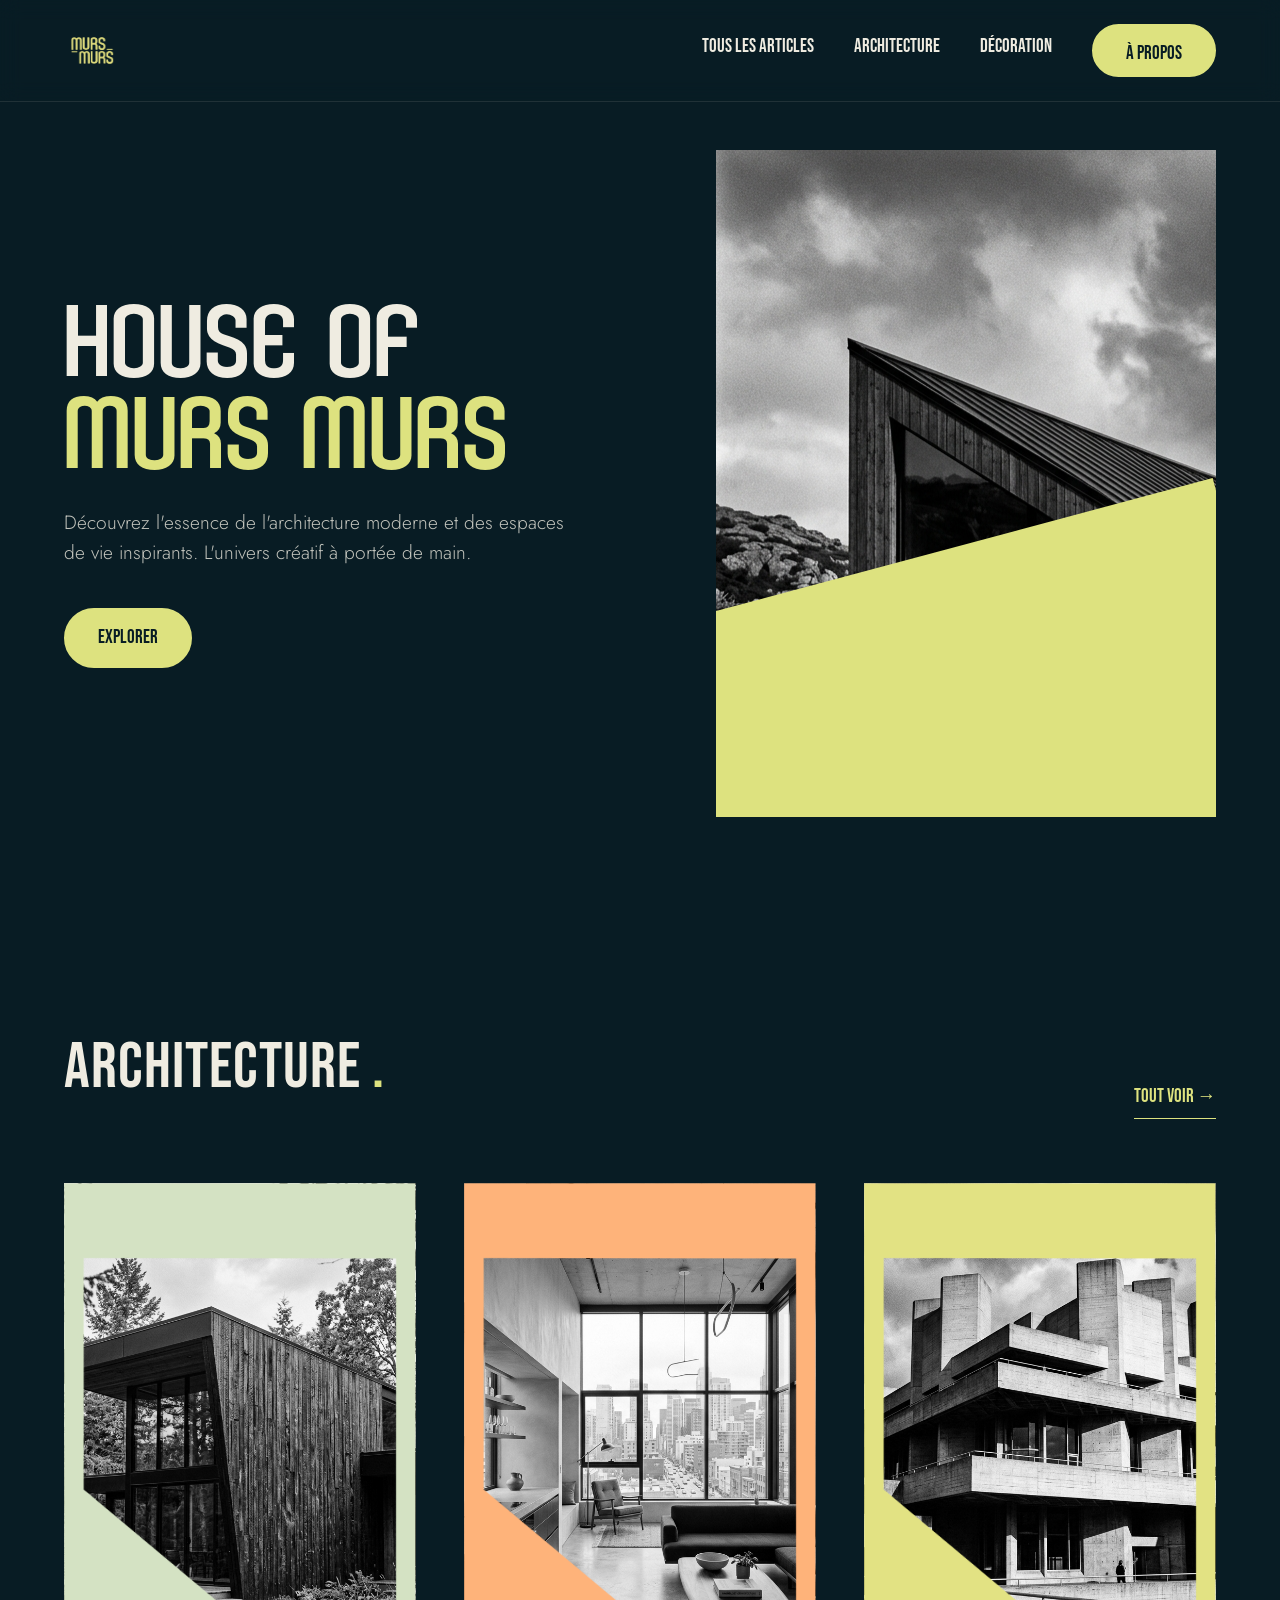
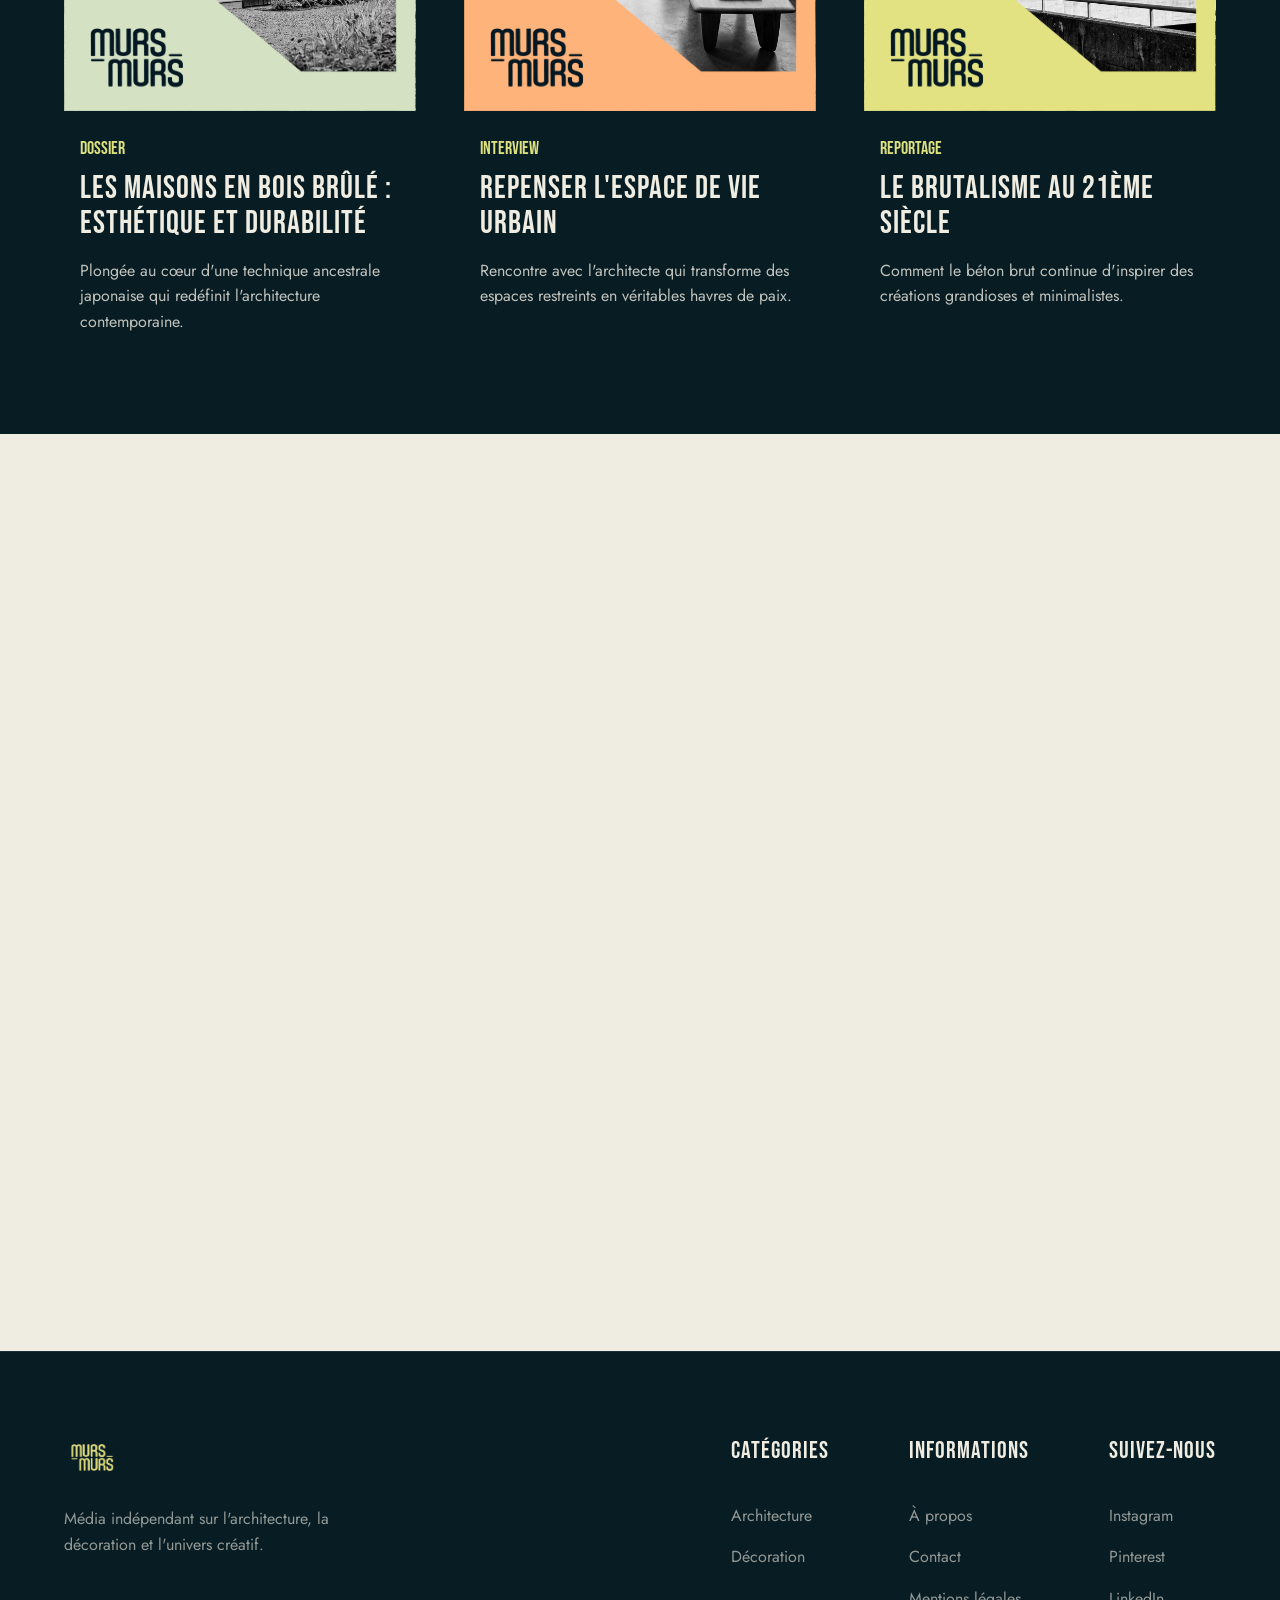
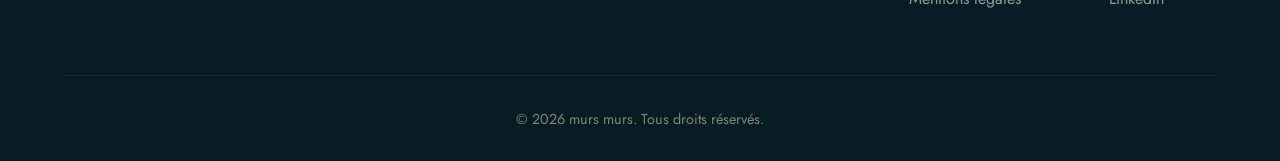
<file: index.html>
<!DOCTYPE html>
<html lang="fr">
<head>
    <meta charset="UTF-8">
    <meta name="viewport" content="width=device-width, initial-scale=1.0">
    <meta name="description" content="murs murs - Média sur l'architecture, la décoration et l'univers créatif.">
    <title>murs murs | Architecture & Décoration</title>
    
    <!-- Google Fonts as fallback -->
    <link rel="preconnect" href="https://fonts.googleapis.com">
    <link rel="preconnect" href="https://fonts.gstatic.com" crossorigin>
    <link href="https://fonts.googleapis.com/css2?family=Bebas+Neue&family=Jost:wght@300;400;500;600&display=swap" rel="stylesheet">
    
    <link rel="stylesheet" href="styles.css">
</head>
<body>

    <nav class="navbar">
        <div class="nav-container">
            <a href="#" class="logo">
                <!-- Using the provided logo file -->
                <img src="lolo copie.png" alt="murs murs logo" class="original-color">
            </a>
            
            <div class="nav-links">
                <a href="articles.html">Tous les articles</a>
                <a href="#architecture">Architecture</a>
                <a href="#decoration">Décoration</a>
                <a href="about.html" class="btn-primary">À propos</a>
            </div>

            <div class="burger-menu">
                <span></span>
                <span></span>
                <span></span>
            </div>
        </div>
    </nav>

    <main>
        <!-- Hero Section -->
        <section class="hero">
            <div class="hero-content">
                <h1>house of<br><span class="highlight-text">murs murs</span></h1>
                <p>Découvrez l'essence de l'architecture moderne et des espaces de vie inspirants. L'univers créatif à portée de main.</p>
                <a href="#architecture" class="btn-primary">Explorer</a>
            </div>
            <div class="hero-image-wrapper">
                <div class="hero-image placeholder-hero">
                    <!-- Diagonal color block effect implemented in CSS -->
                    <div class="color-block-diag"></div>
                </div>
            </div>
        </section>

        <!-- Articles Grid Section -->
        <section id="architecture" class="articles-section">
            <div class="section-header">
                <h2>Architecture <span class="dot">.</span></h2>
                <a href="articles.html" class="view-all">Tout voir →</a>
            </div>
            
            <div class="grid-container">
                <!-- Article 1 -->
                <a href="article.html" class="card card-mint" style="display: block;">
                    <div class="card-img-wrapper">
                        <div class="card-img placeholder-arch1"></div>
                        <div class="card-frame"></div>
                    </div>
                    <div class="card-content">
                        <span class="tag">Dossier</span>
                        <h3>Les maisons en bois brûlé : Esthétique et durabilité</h3>
                        <p>Plongée au cœur d'une technique ancestrale japonaise qui redéfinit l'architecture contemporaine.</p>
                    </div>
                </a>

                <!-- Article 2 -->
                <a href="article-urbain.html" class="card card-peach" style="display: block;">
                    <div class="card-img-wrapper">
                        <div class="card-img placeholder-arch2"></div>
                        <div class="card-frame"></div>
                    </div>
                    <div class="card-content">
                        <span class="tag">Interview</span>
                        <h3>Repenser l'espace de vie urbain</h3>
                        <p>Rencontre avec l'architecte qui transforme des espaces restreints en véritables havres de paix.</p>
                    </div>
                </a>
                
                <!-- Article 3 -->
                <a href="article-brutalisme.html" class="card card-primary" style="display: block;">
                    <div class="card-img-wrapper">
                        <div class="card-img placeholder-arch3"></div>
                        <div class="card-frame"></div>
                    </div>
                    <div class="card-content">
                        <span class="tag">Reportage</span>
                        <h3>Le brutalisme au 21ème siècle</h3>
                        <p>Comment le béton brut continue d'inspirer des créations grandioses et minimalistes.</p>
                    </div>
                </a>
            </div>
        </section>

        <section id="decoration" class="articles-section alternate-bg">
            <div class="section-header">
                <h2>Décoration <span class="dot">.</span></h2>
            </div>
            <div class="banner-highlight">
                <div class="banner-content">
                    <h3>Minimalisme chaleureux</h3>
                    <p>Découvrez comment allier lignes épurées et textures réconfortantes pour votre intérieur.</p>
                    <a href="#" class="btn-secondary">Lire l'article</a>
                </div>
                <div class="banner-image placeholder-deco"></div>
            </div>
        </section>
    </main>

    <footer>
        <div class="footer-content">
            <div class="footer-logo">
                <img src="lolo copie.png" alt="murs murs logo" class="footer-logo-img original-color">
                <p>Média indépendant sur l'architecture, la décoration et l'univers créatif.</p>
            </div>
            <div class="footer-links">
                <div class="link-col">
                    <h4>Catégories</h4>
                    <a href="#">Architecture</a>
                    <a href="#">Décoration</a>
                </div>
                <div class="link-col">
                    <h4>Informations</h4>
                    <a href="#">À propos</a>
                    <a href="#">Contact</a>
                    <a href="#">Mentions légales</a>
                </div>
                <div class="link-col">
                    <h4>Suivez-nous</h4>
                    <a href="#">Instagram</a>
                    <a href="#">Pinterest</a>
                    <a href="#">LinkedIn</a>
                </div>
            </div>
        </div>
        <div class="footer-bottom">
            <p>&copy; 2026 murs murs. Tous droits réservés.</p>
        </div>
    </footer>

    <script src="script.js"></script>
</body>
</html>
</file>
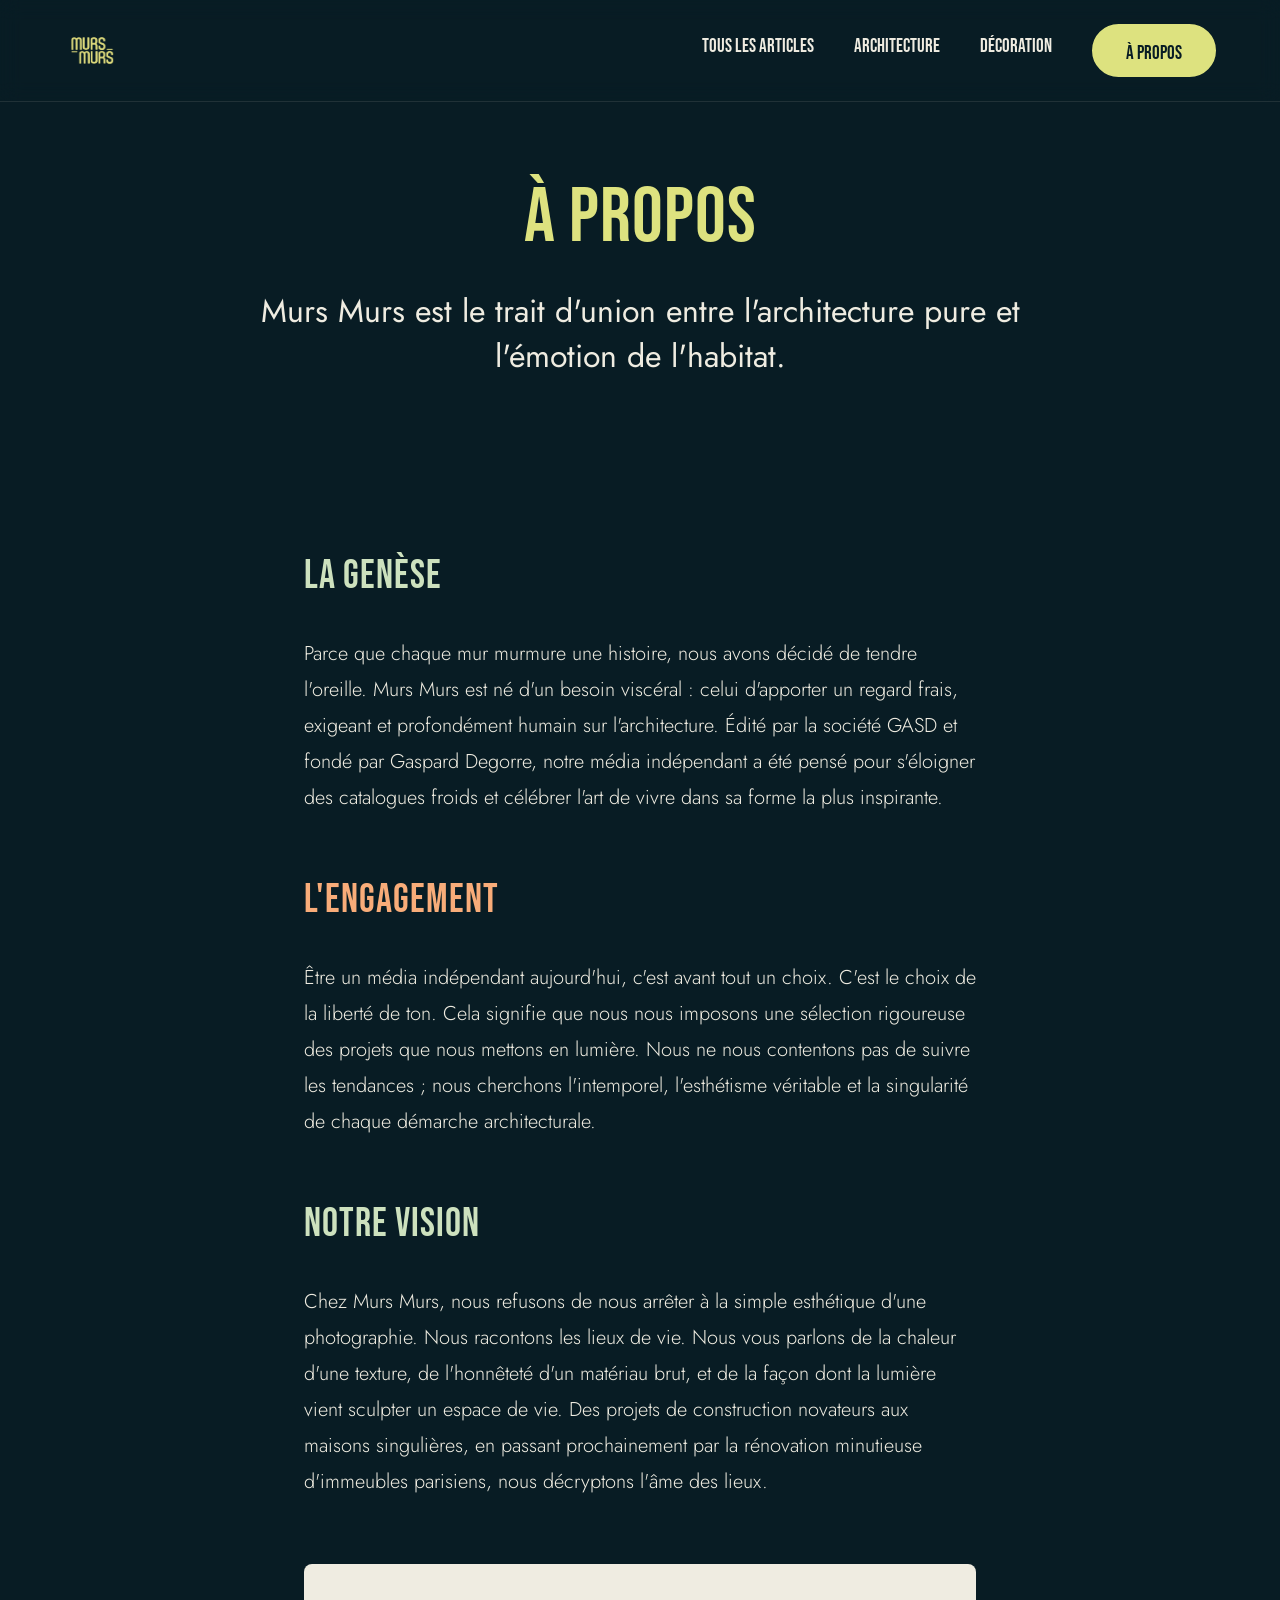
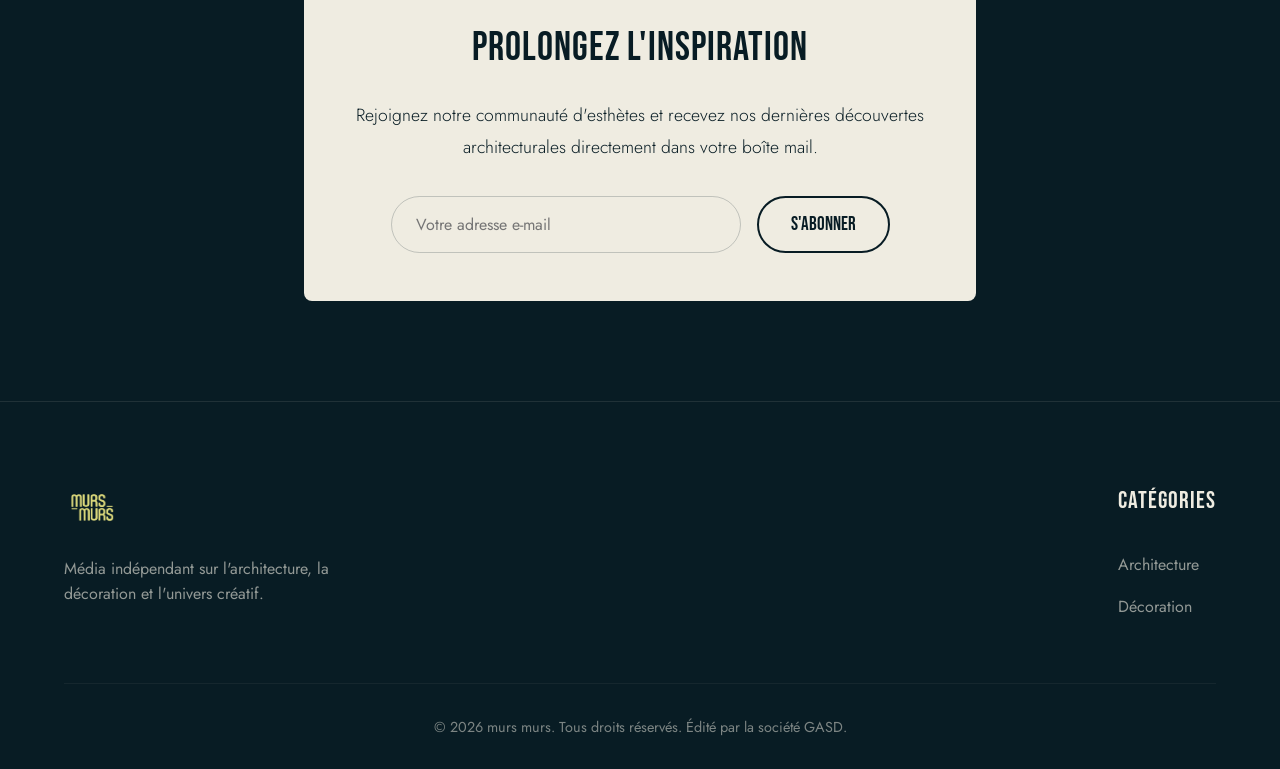
<file: about.html>
<!DOCTYPE html>
<html lang="fr">
<head>
    <meta charset="UTF-8">
    <meta name="viewport" content="width=device-width, initial-scale=1.0">
    <meta name="description" content="murs murs - À propos de notre média d'architecture indépendant.">
    <title>À Propos | murs murs</title>
    
    <link rel="preconnect" href="https://fonts.googleapis.com">
    <link rel="preconnect" href="https://fonts.gstatic.com" crossorigin>
    <link href="https://fonts.googleapis.com/css2?family=Bebas+Neue&family=Jost:wght@300;400;500;600&display=swap" rel="stylesheet">
    
    <link rel="stylesheet" href="styles.css">
    <style>
        .about-hero {
            padding: 180px 5% 50px;
            max-width: 1000px;
            margin: 0 auto;
            text-align: center;
        }
        
        .about-title {
            font-size: clamp(3rem, 6vw, 6rem);
            line-height: 1;
            margin-bottom: 2rem;
            color: var(--color-primary);
        }
        
        .manifesto {
            font-size: 2rem;
            font-weight: 400;
            line-height: 1.4;
            color: var(--bg-light);
            margin-bottom: 4rem;
        }

        .about-content {
            max-width: 800px;
            margin: 0 auto 100px;
            padding: 0 5%;
            font-size: 1.25rem;
            line-height: 1.8;
            font-weight: 300;
        }
        
        .about-content h2 {
            font-size: 2.5rem;
            margin: 3rem 0 1.5rem;
            color: var(--color-mint);
        }

        .about-content h2:nth-of-type(even) {
            color: var(--color-peach);
        }
        
        .about-content p {
            margin-bottom: 2rem;
        }

        .newsletter-box {
            background-color: var(--bg-light);
            color: var(--bg-dark);
            padding: 3rem;
            text-align: center;
            border-radius: 8px;
            margin-top: 4rem;
        }

        .newsletter-box h3 {
            font-size: 2.5rem;
            margin-bottom: 1rem;
            color: var(--bg-dark);
        }

        .newsletter-box p {
            font-size: 1.1rem;
            margin-bottom: 2rem;
        }

        .newsletter-form {
            display: flex;
            gap: 1rem;
            justify-content: center;
            flex-wrap: wrap;
        }

        .newsletter-form input {
            padding: 1rem 1.5rem;
            border: 1px solid rgba(8, 28, 36, 0.2);
            border-radius: 50px;
            font-family: var(--font-body);
            font-size: 1rem;
            width: 100%;
            max-width: 350px;
            background-color: transparent;
        }

        .newsletter-form input:focus {
            outline: none;
            border-color: var(--bg-dark);
        }
    </style>
</head>
<body>

    <nav class="navbar">
        <div class="nav-container">
            <a href="index.html" class="logo">
                <img src="lolo copie.png" alt="murs murs logo" class="original-color">
            </a>
            
            <div class="nav-links">
                <a href="articles.html">Tous les articles</a>
                <a href="index.html#architecture">Architecture</a>
                <a href="index.html#decoration">Décoration</a>
                <a href="about.html" class="btn-primary">À propos</a>
            </div>

            <div class="burger-menu">
                <span></span>
                <span></span>
                <span></span>
            </div>
        </div>
    </nav>

    <main>
        <section class="about-hero">
            <h1 class="about-title">À Propos</h1>
            <p class="manifesto">Murs Murs est le trait d'union entre l'architecture pure et l'émotion de l'habitat.</p>
        </section>

        <section class="about-content">
            <h2>La Genèse</h2>
            <p>Parce que chaque mur murmure une histoire, nous avons décidé de tendre l'oreille. Murs Murs est né d'un besoin viscéral : celui d'apporter un regard frais, exigeant et profondément humain sur l'architecture. Édité par la société GASD et fondé par Gaspard Degorre, notre média indépendant a été pensé pour s'éloigner des catalogues froids et célébrer l'art de vivre dans sa forme la plus inspirante.</p>

            <h2>L'Engagement</h2>
            <p>Être un média indépendant aujourd'hui, c'est avant tout un choix. C'est le choix de la liberté de ton. Cela signifie que nous nous imposons une sélection rigoureuse des projets que nous mettons en lumière. Nous ne nous contentons pas de suivre les tendances ; nous cherchons l'intemporel, l'esthétisme véritable et la singularité de chaque démarche architecturale.</p>

            <h2>Notre Vision</h2>
            <p>Chez Murs Murs, nous refusons de nous arrêter à la simple esthétique d'une photographie. Nous racontons les lieux de vie. Nous vous parlons de la chaleur d'une texture, de l'honnêteté d'un matériau brut, et de la façon dont la lumière vient sculpter un espace de vie. Des projets de construction novateurs aux maisons singulières, en passant prochainement par la rénovation minutieuse d'immeubles parisiens, nous décryptons l'âme des lieux.</p>

            <div class="newsletter-box">
                <h3>Prolongez l'inspiration</h3>
                <p>Rejoignez notre communauté d'esthètes et recevez nos dernières découvertes architecturales directement dans votre boîte mail.</p>
                <form class="newsletter-form" onsubmit="event.preventDefault();">
                    <input type="email" placeholder="Votre adresse e-mail" required>
                    <button type="submit" class="btn-secondary">S'abonner</button>
                </form>
            </div>
        </section>
    </main>

    <footer>
        <div class="footer-content">
            <div class="footer-logo">
                <img src="lolo copie.png" alt="murs murs logo" class="footer-logo-img original-color">
                <p>Média indépendant sur l'architecture, la décoration et l'univers créatif.</p>
            </div>
            <div class="footer-links">
                <div class="link-col">
                    <h4>Catégories</h4>
                    <a href="index.html#architecture">Architecture</a>
                    <a href="index.html#decoration">Décoration</a>
                </div>
            </div>
        </div>
        <div class="footer-bottom">
            <p>&copy; 2026 murs murs. Tous droits réservés. Édité par la société GASD.</p>
        </div>
    </footer>

    <script src="script.js"></script>
</body>
</html>
</file>
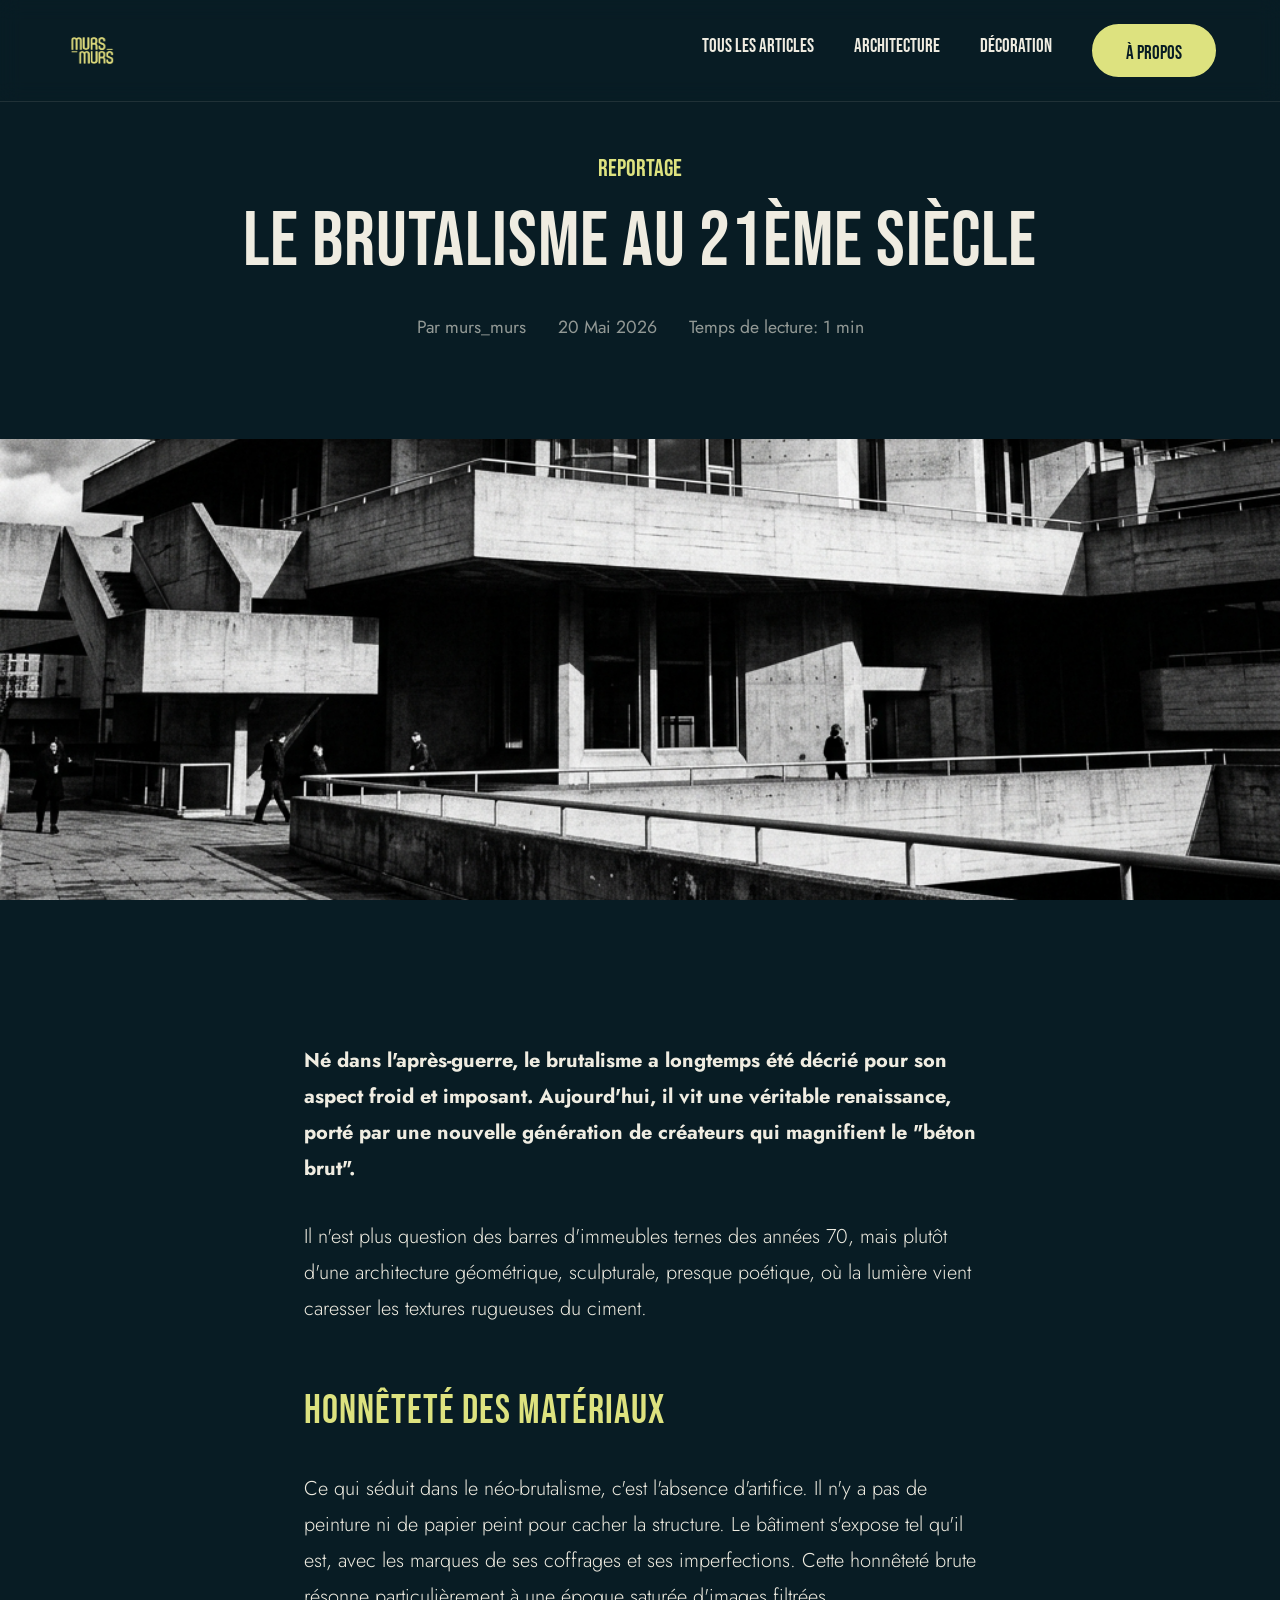
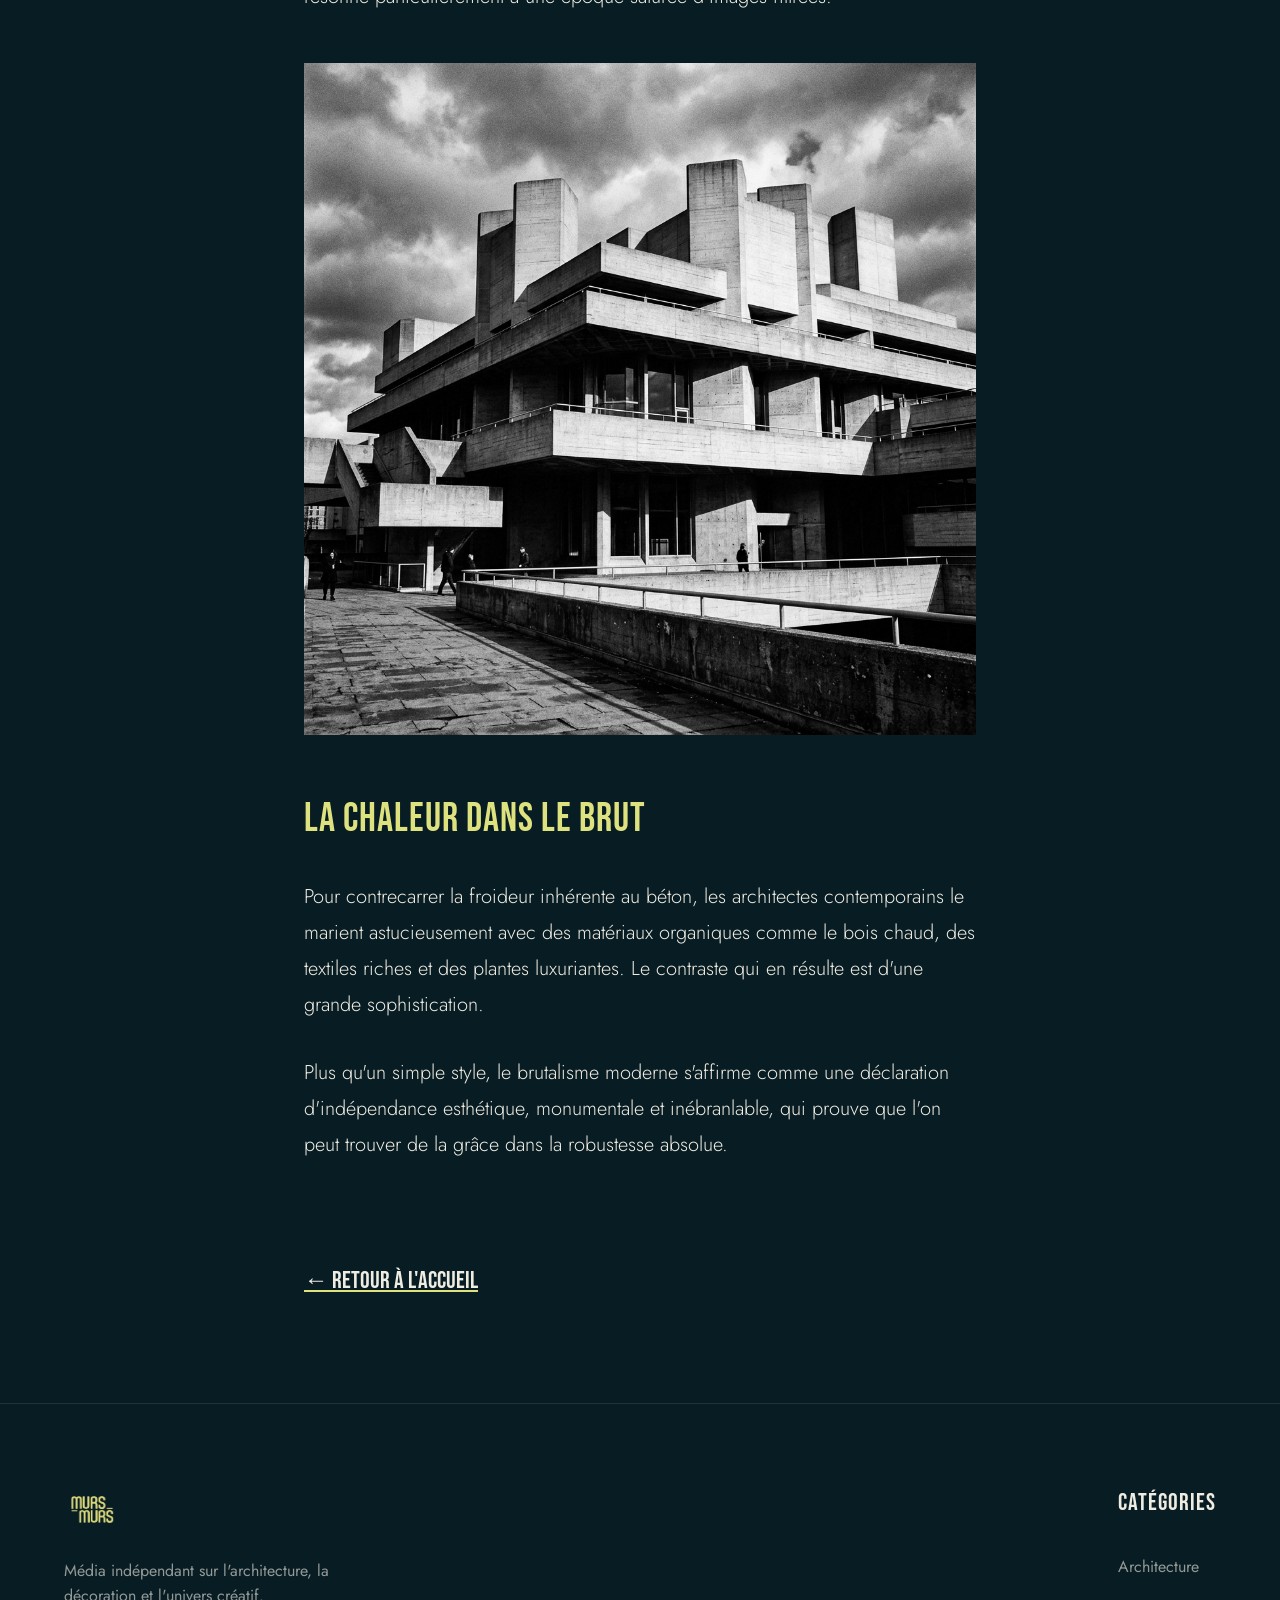
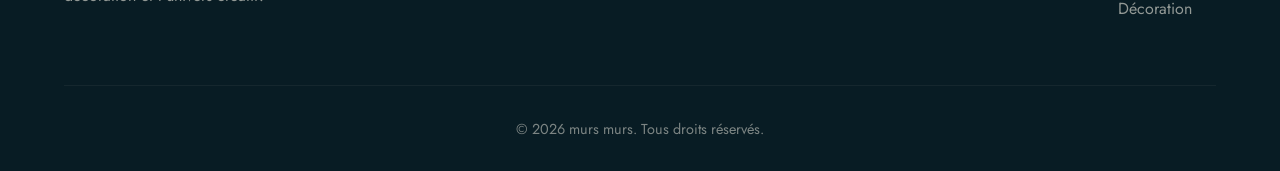
<file: article-brutalisme.html>
<!DOCTYPE html>
<html lang="fr">
<head>
    <meta charset="UTF-8">
    <meta name="viewport" content="width=device-width, initial-scale=1.0">
    <meta name="description" content="murs murs - Le brutalisme au 21ème siècle">
    <title>Le brutalisme au 21ème siècle | murs murs</title>
    
    <link rel="preconnect" href="https://fonts.googleapis.com">
    <link rel="preconnect" href="https://fonts.gstatic.com" crossorigin>
    <link href="https://fonts.googleapis.com/css2?family=Bebas+Neue&family=Jost:wght@300;400;500;600&display=swap" rel="stylesheet">
    
    <link rel="stylesheet" href="styles.css">
    <style>
        /* Specific Article Styles */
        .article-hero {
            padding: 150px 5% 50px;
            max-width: 1000px;
            margin: 0 auto;
            text-align: center;
        }
        
        .article-tag {
            color: var(--color-primary);
            font-family: var(--font-heading);
            font-size: 1.5rem;
            margin-bottom: 1rem;
            display: inline-block;
        }
        
        .article-title {
            font-size: clamp(3rem, 6vw, 6rem);
            line-height: 1;
            margin-bottom: 2rem;
        }
        
        .article-meta {
            display: flex;
            justify-content: center;
            gap: 2rem;
            opacity: 0.6;
            margin-bottom: 3rem;
            font-size: 1.1rem;
        }
        
        .article-cover {
            width: 100%;
            height: 60vh;
            background-image: url('images/brutal.png');
            background-size: cover;
            background-position: center;
            background-attachment: fixed;
            margin-bottom: 4rem;
            position: relative;
        }
        


        .article-content {
            max-width: 800px;
            margin: 0 auto 100px;
            padding: 0 5%;
            font-size: 1.25rem;
            line-height: 1.8;
            font-weight: 300;
        }
        
        .article-content p {
            margin-bottom: 2rem;
        }
        
        .article-content h2 {
            font-size: 2.5rem;
            margin: 3rem 0 1.5rem;
            color: var(--color-primary);
        }
        
        .article-content img {
            width: 100%;
            margin: 3rem 0;
            filter: grayscale(100%);
        }
        
        .back-link {
            display: inline-block;
            margin-top: 4rem;
            font-family: var(--font-heading);
            font-size: 1.5rem;
            color: var(--bg-light);
            text-decoration: underline;
            text-decoration-color: var(--color-primary);
        }
    </style>
</head>
<body>

    <nav class="navbar">
        <div class="nav-container">
            <a href="index.html" class="logo">
                <img src="lolo copie.png" alt="murs murs logo" class="original-color">
            </a>
            
            <div class="nav-links">
                <a href="articles.html">Tous les articles</a>
                <a href="index.html#architecture">Architecture</a>
                <a href="index.html#decoration">Décoration</a>
                <a href="about.html" class="btn-primary">À propos</a>
            </div>

            <div class="burger-menu">
                <span></span>
                <span></span>
                <span></span>
            </div>
        </div>
    </nav>

    <main>
        <section class="article-hero">
            <span class="article-tag">Reportage</span>
            <h1 class="article-title">Le brutalisme au 21ème siècle</h1>
            <div class="article-meta">
                <span>Par murs_murs</span>
                <span>20 Mai 2026</span>
                <span>Temps de lecture: 1 min</span>
            </div>
        </section>

        <div class="article-cover"></div>

        <section class="article-content">
            <p><strong>Né dans l'après-guerre, le brutalisme a longtemps été décrié pour son aspect froid et imposant. Aujourd'hui, il vit une véritable renaissance, porté par une nouvelle génération de créateurs qui magnifient le "béton brut".</strong></p>

            <p>Il n'est plus question des barres d'immeubles ternes des années 70, mais plutôt d'une architecture géométrique, sculpturale, presque poétique, où la lumière vient caresser les textures rugueuses du ciment.</p>

            <h2>Honnêteté des matériaux</h2>
            
            <p>Ce qui séduit dans le néo-brutalisme, c'est l'absence d'artifice. Il n'y a pas de peinture ni de papier peint pour cacher la structure. Le bâtiment s'expose tel qu'il est, avec les marques de ses coffrages et ses imperfections. Cette honnêteté brute résonne particulièrement à une époque saturée d'images filtrées.</p>

            <img src="images/brutal.png" alt="Bâtiment néo-brutaliste">

            <h2>La chaleur dans le brut</h2>

            <p>Pour contrecarrer la froideur inhérente au béton, les architectes contemporains le marient astucieusement avec des matériaux organiques comme le bois chaud, des textiles riches et des plantes luxuriantes. Le contraste qui en résulte est d'une grande sophistication.</p>
            
            <p>Plus qu'un simple style, le brutalisme moderne s'affirme comme une déclaration d'indépendance esthétique, monumentale et inébranlable, qui prouve que l'on peut trouver de la grâce dans la robustesse absolue.</p>

            <a href="index.html" class="back-link">← Retour à l'accueil</a>
        </section>
    </main>

    <footer>
        <div class="footer-content">
            <div class="footer-logo">
                <img src="lolo copie.png" alt="murs murs logo" class="footer-logo-img original-color">
                <p>Média indépendant sur l'architecture, la décoration et l'univers créatif.</p>
            </div>
            <div class="footer-links">
                <div class="link-col">
                    <h4>Catégories</h4>
                    <a href="index.html#architecture">Architecture</a>
                    <a href="index.html#decoration">Décoration</a>
                </div>
            </div>
        </div>
        <div class="footer-bottom">
            <p>&copy; 2026 murs murs. Tous droits réservés.</p>
        </div>
    </footer>

    <script src="script.js"></script>
</body>
</html>
</file>
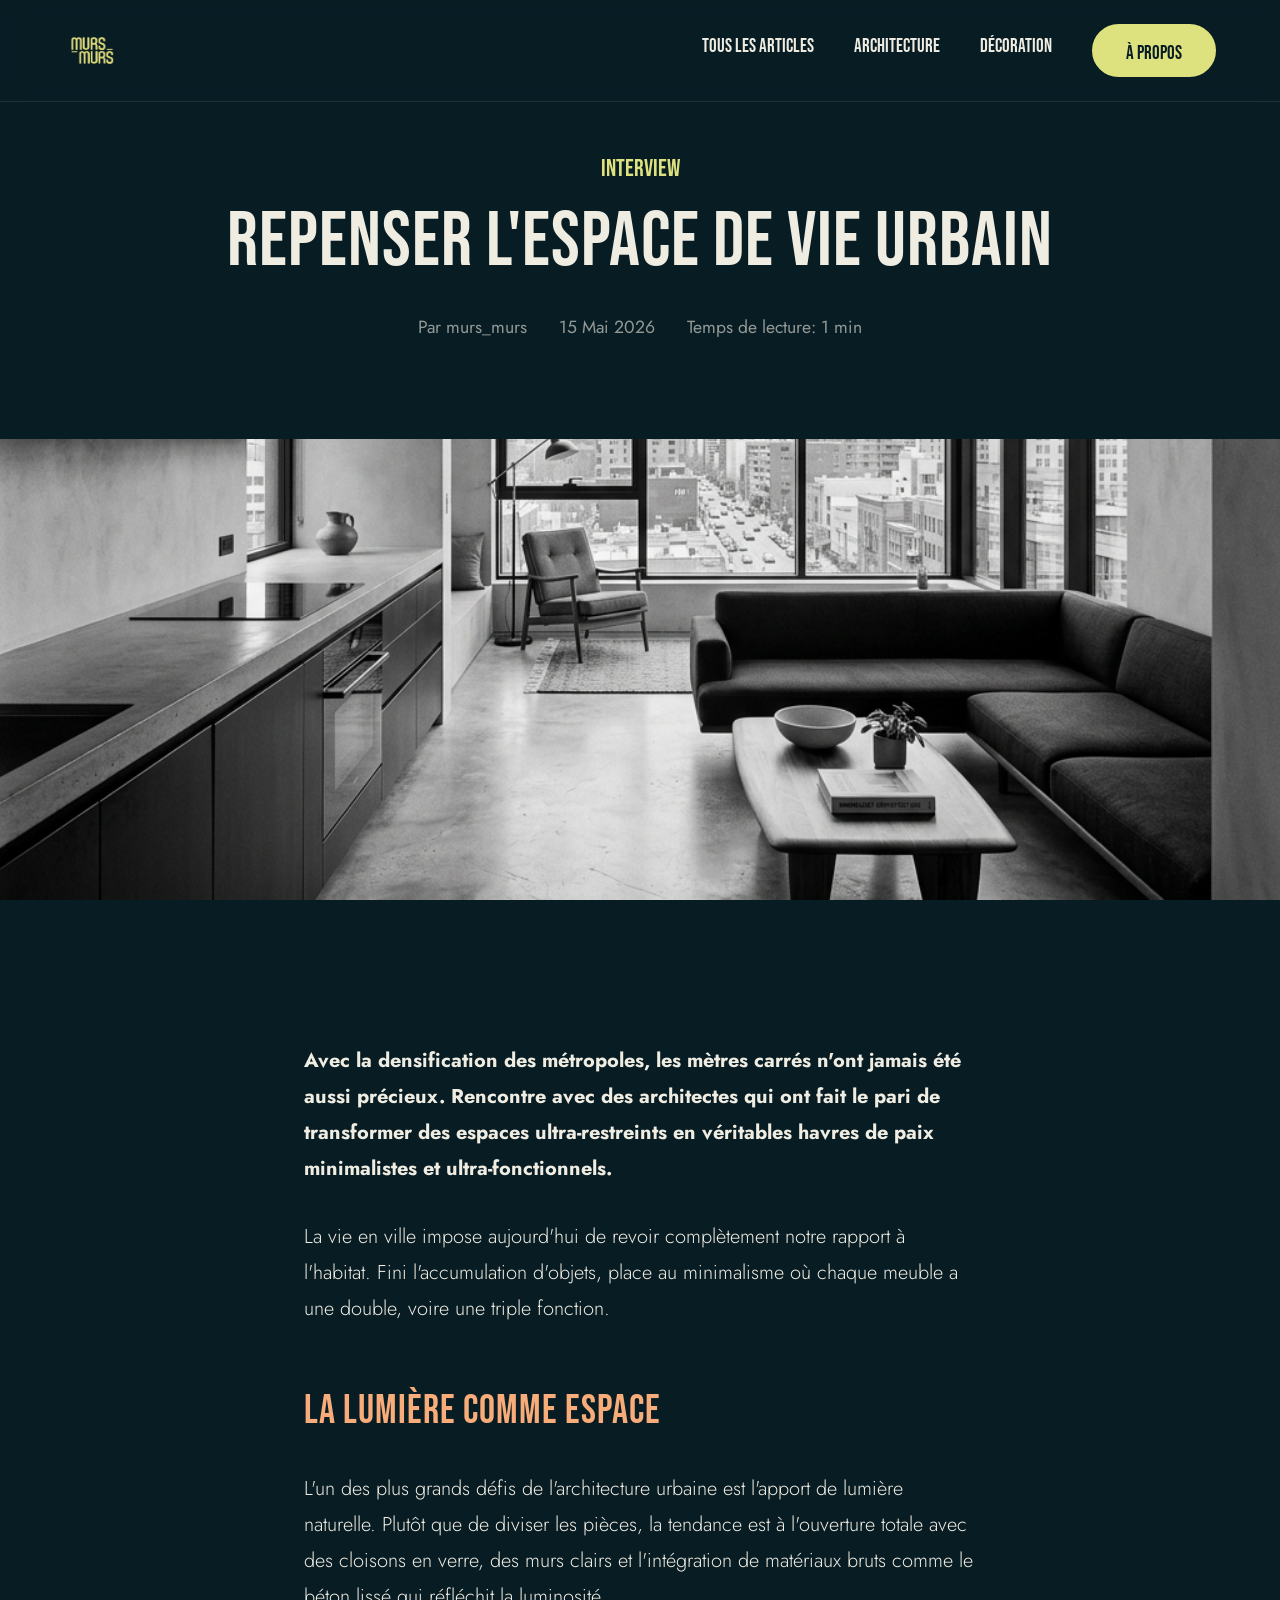
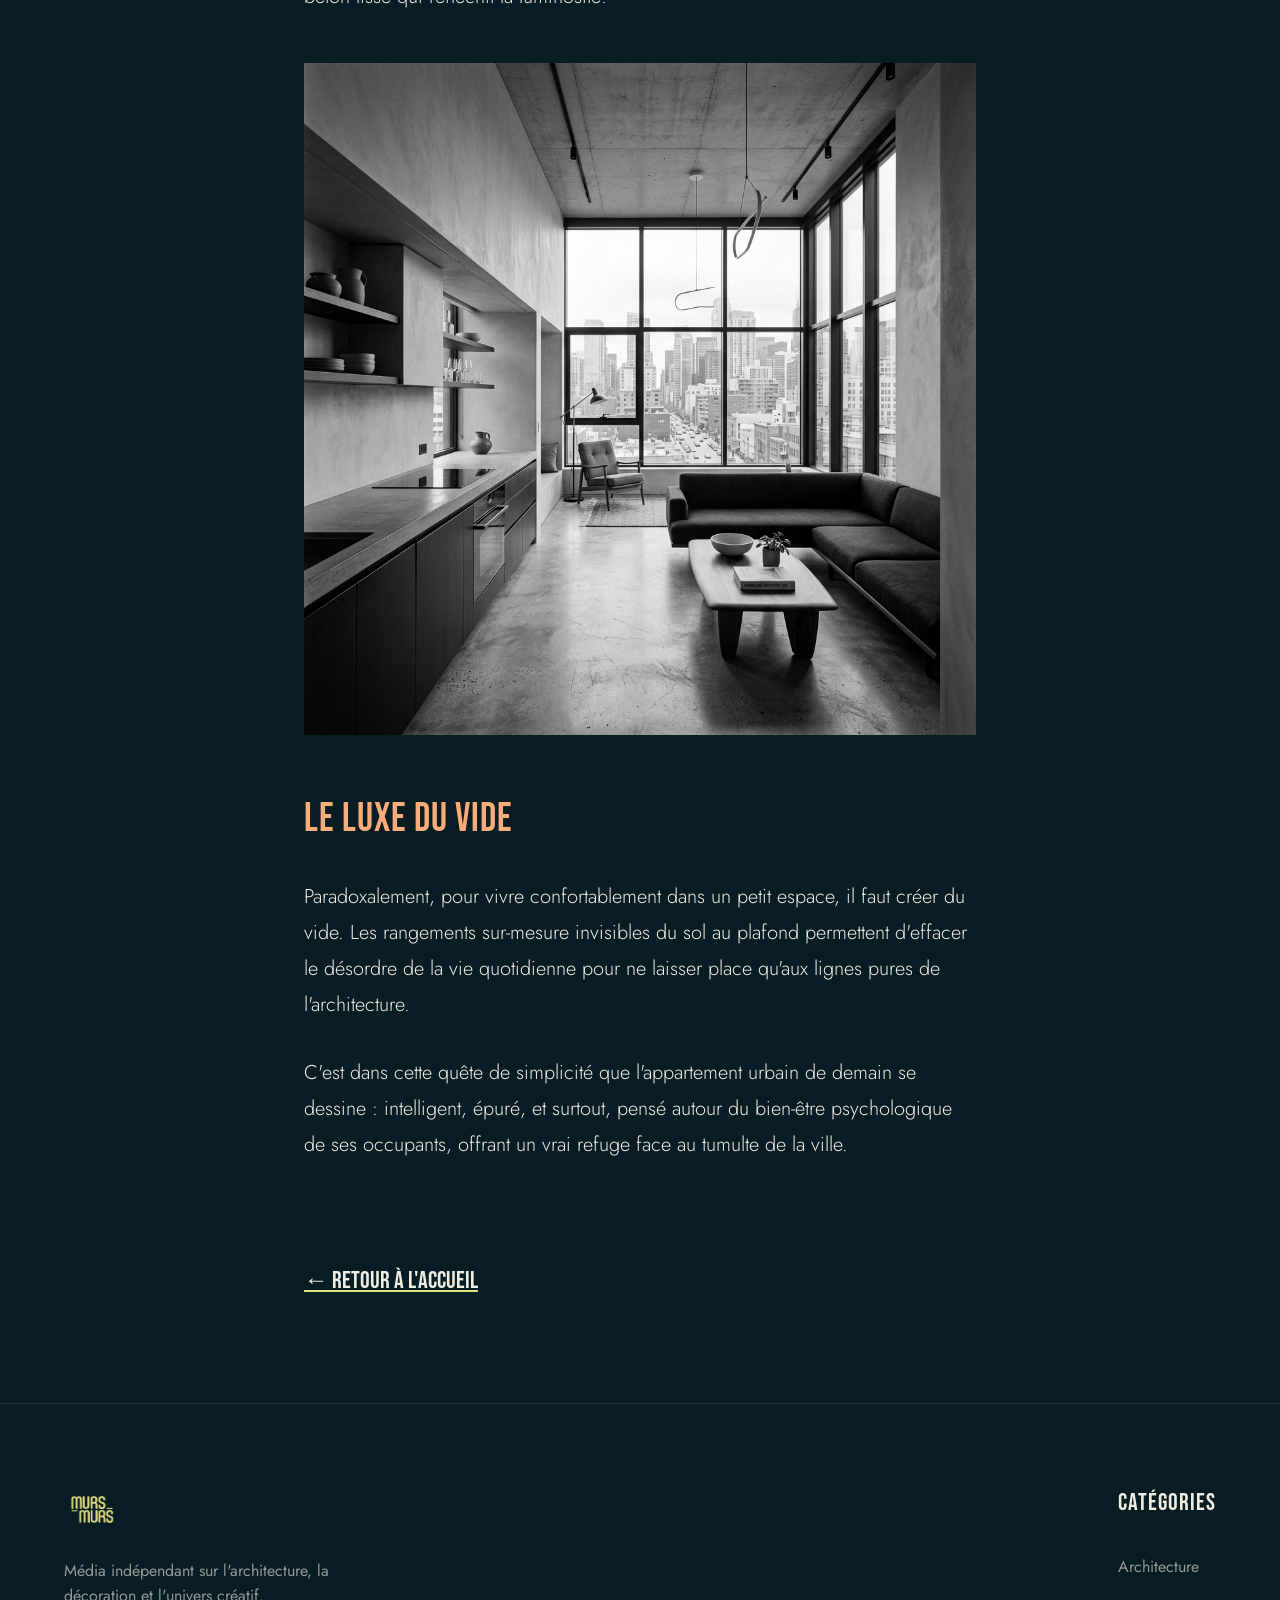
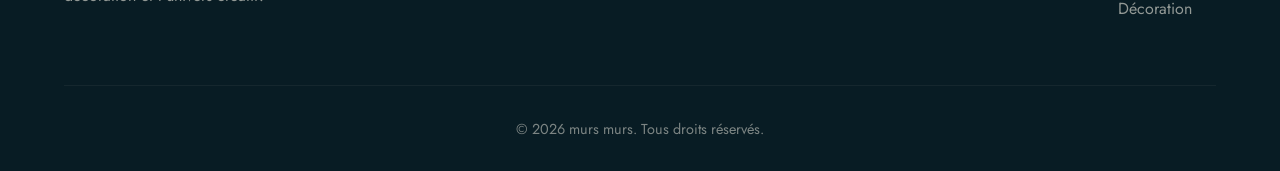
<file: article-urbain.html>
<!DOCTYPE html>
<html lang="fr">
<head>
    <meta charset="UTF-8">
    <meta name="viewport" content="width=device-width, initial-scale=1.0">
    <meta name="description" content="murs murs - Repenser l'espace de vie urbain">
    <title>Repenser l'espace de vie urbain | murs murs</title>
    
    <link rel="preconnect" href="https://fonts.googleapis.com">
    <link rel="preconnect" href="https://fonts.gstatic.com" crossorigin>
    <link href="https://fonts.googleapis.com/css2?family=Bebas+Neue&family=Jost:wght@300;400;500;600&display=swap" rel="stylesheet">
    
    <link rel="stylesheet" href="styles.css">
    <style>
        /* Specific Article Styles */
        .article-hero {
            padding: 150px 5% 50px;
            max-width: 1000px;
            margin: 0 auto;
            text-align: center;
        }
        
        .article-tag {
            color: var(--color-primary);
            font-family: var(--font-heading);
            font-size: 1.5rem;
            margin-bottom: 1rem;
            display: inline-block;
        }
        
        .article-title {
            font-size: clamp(3rem, 6vw, 6rem);
            line-height: 1;
            margin-bottom: 2rem;
        }
        
        .article-meta {
            display: flex;
            justify-content: center;
            gap: 2rem;
            opacity: 0.6;
            margin-bottom: 3rem;
            font-size: 1.1rem;
        }
        
        .article-cover {
            width: 100%;
            height: 60vh;
            background-image: url('images/urban.png');
            background-size: cover;
            background-position: center;
            background-attachment: fixed;
            margin-bottom: 4rem;
            position: relative;
        }
        


        .article-content {
            max-width: 800px;
            margin: 0 auto 100px;
            padding: 0 5%;
            font-size: 1.25rem;
            line-height: 1.8;
            font-weight: 300;
        }
        
        .article-content p {
            margin-bottom: 2rem;
        }
        
        .article-content h2 {
            font-size: 2.5rem;
            margin: 3rem 0 1.5rem;
            color: var(--color-peach);
        }
        
        .article-content img {
            width: 100%;
            margin: 3rem 0;
            filter: grayscale(100%);
        }
        
        .back-link {
            display: inline-block;
            margin-top: 4rem;
            font-family: var(--font-heading);
            font-size: 1.5rem;
            color: var(--bg-light);
            text-decoration: underline;
            text-decoration-color: var(--color-primary);
        }
    </style>
</head>
<body>

    <nav class="navbar">
        <div class="nav-container">
            <a href="index.html" class="logo">
                <img src="lolo copie.png" alt="murs murs logo" class="original-color">
            </a>
            
            <div class="nav-links">
                <a href="articles.html">Tous les articles</a>
                <a href="index.html#architecture">Architecture</a>
                <a href="index.html#decoration">Décoration</a>
                <a href="about.html" class="btn-primary">À propos</a>
            </div>

            <div class="burger-menu">
                <span></span>
                <span></span>
                <span></span>
            </div>
        </div>
    </nav>

    <main>
        <section class="article-hero">
            <span class="article-tag">Interview</span>
            <h1 class="article-title">Repenser l'espace de vie urbain</h1>
            <div class="article-meta">
                <span>Par murs_murs</span>
                <span>15 Mai 2026</span>
                <span>Temps de lecture: 1 min</span>
            </div>
        </section>

        <div class="article-cover"></div>

        <section class="article-content">
            <p><strong>Avec la densification des métropoles, les mètres carrés n'ont jamais été aussi précieux. Rencontre avec des architectes qui ont fait le pari de transformer des espaces ultra-restreints en véritables havres de paix minimalistes et ultra-fonctionnels.</strong></p>

            <p>La vie en ville impose aujourd'hui de revoir complètement notre rapport à l'habitat. Fini l'accumulation d'objets, place au minimalisme où chaque meuble a une double, voire une triple fonction.</p>

            <h2>La lumière comme espace</h2>
            
            <p>L'un des plus grands défis de l'architecture urbaine est l'apport de lumière naturelle. Plutôt que de diviser les pièces, la tendance est à l'ouverture totale avec des cloisons en verre, des murs clairs et l'intégration de matériaux bruts comme le béton lissé qui réfléchit la luminosité.</p>

            <img src="images/urban.png" alt="Appartement urbain minimaliste">

            <h2>Le luxe du vide</h2>

            <p>Paradoxalement, pour vivre confortablement dans un petit espace, il faut créer du vide. Les rangements sur-mesure invisibles du sol au plafond permettent d'effacer le désordre de la vie quotidienne pour ne laisser place qu'aux lignes pures de l'architecture.</p>
            
            <p>C'est dans cette quête de simplicité que l'appartement urbain de demain se dessine : intelligent, épuré, et surtout, pensé autour du bien-être psychologique de ses occupants, offrant un vrai refuge face au tumulte de la ville.</p>

            <a href="index.html" class="back-link">← Retour à l'accueil</a>
        </section>
    </main>

    <footer>
        <div class="footer-content">
            <div class="footer-logo">
                <img src="lolo copie.png" alt="murs murs logo" class="footer-logo-img original-color">
                <p>Média indépendant sur l'architecture, la décoration et l'univers créatif.</p>
            </div>
            <div class="footer-links">
                <div class="link-col">
                    <h4>Catégories</h4>
                    <a href="index.html#architecture">Architecture</a>
                    <a href="index.html#decoration">Décoration</a>
                </div>
            </div>
        </div>
        <div class="footer-bottom">
            <p>&copy; 2026 murs murs. Tous droits réservés.</p>
        </div>
    </footer>

    <script src="script.js"></script>
</body>
</html>
</file>
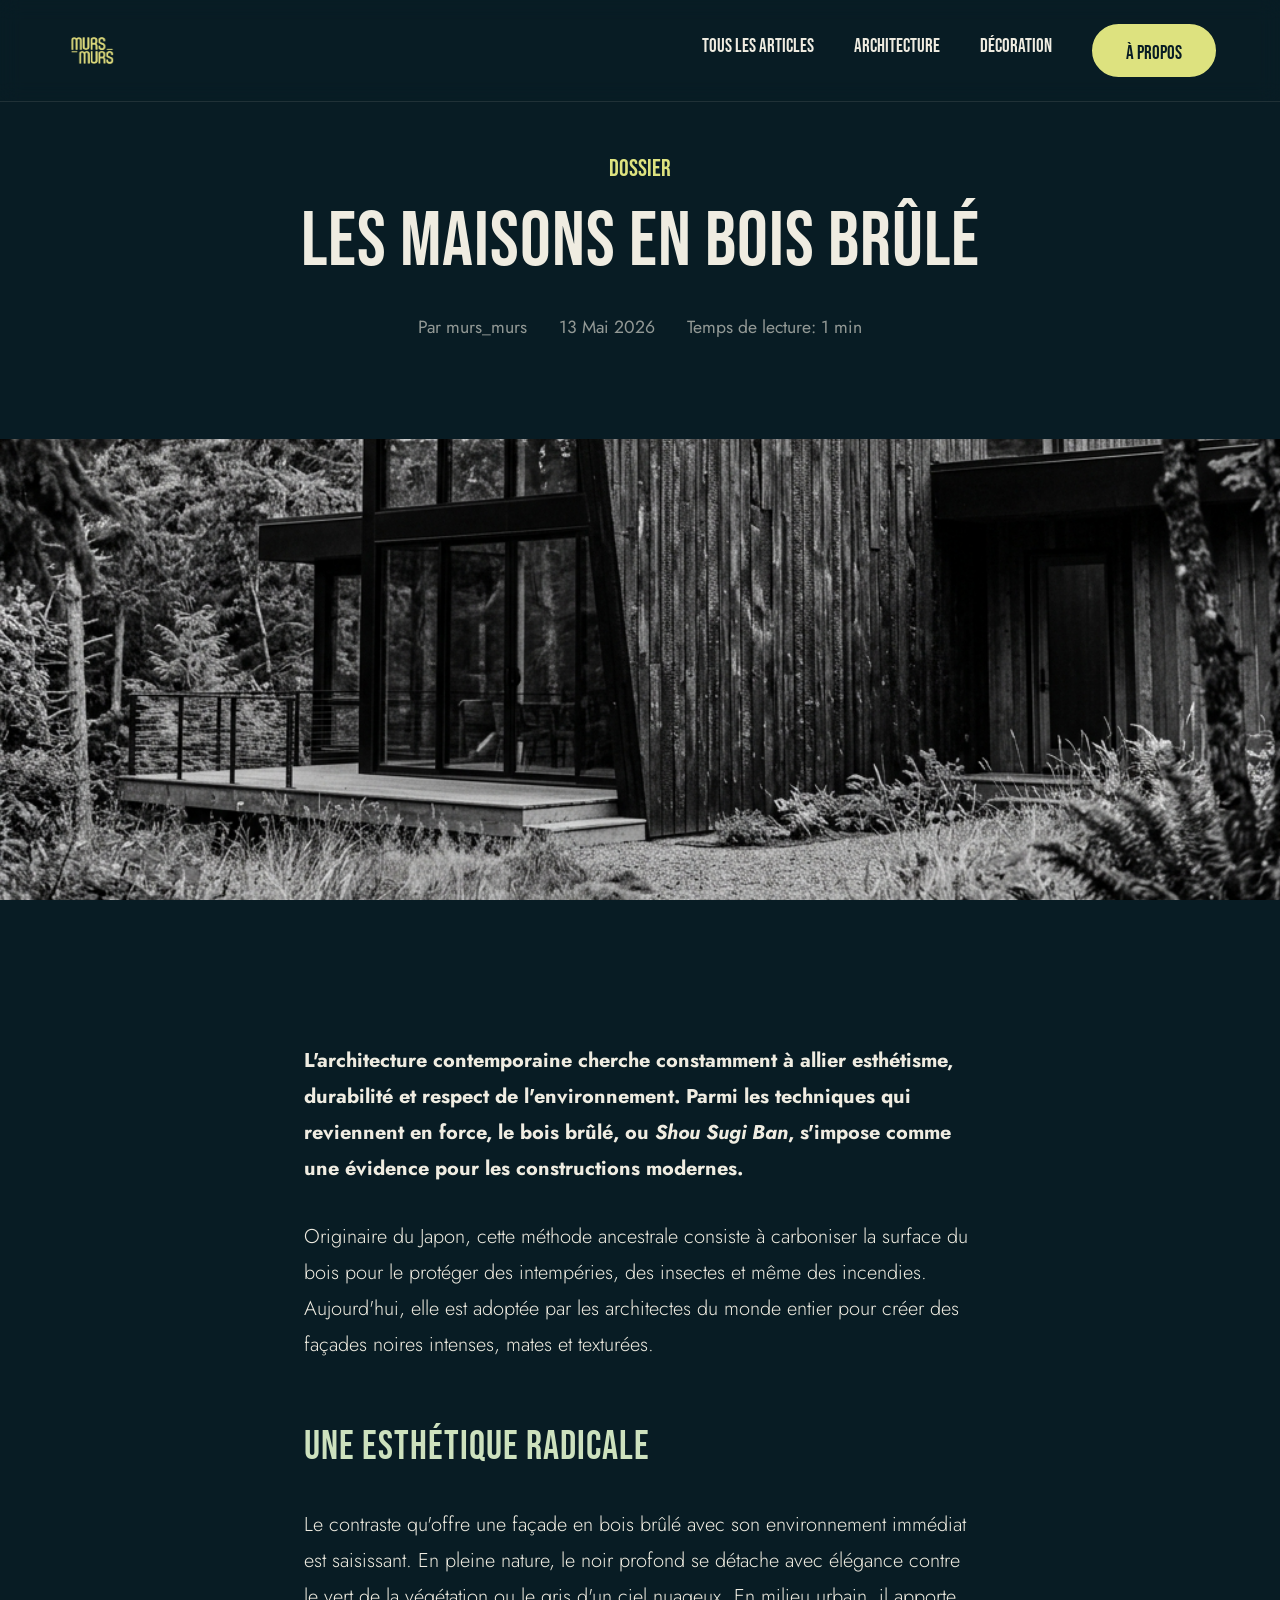
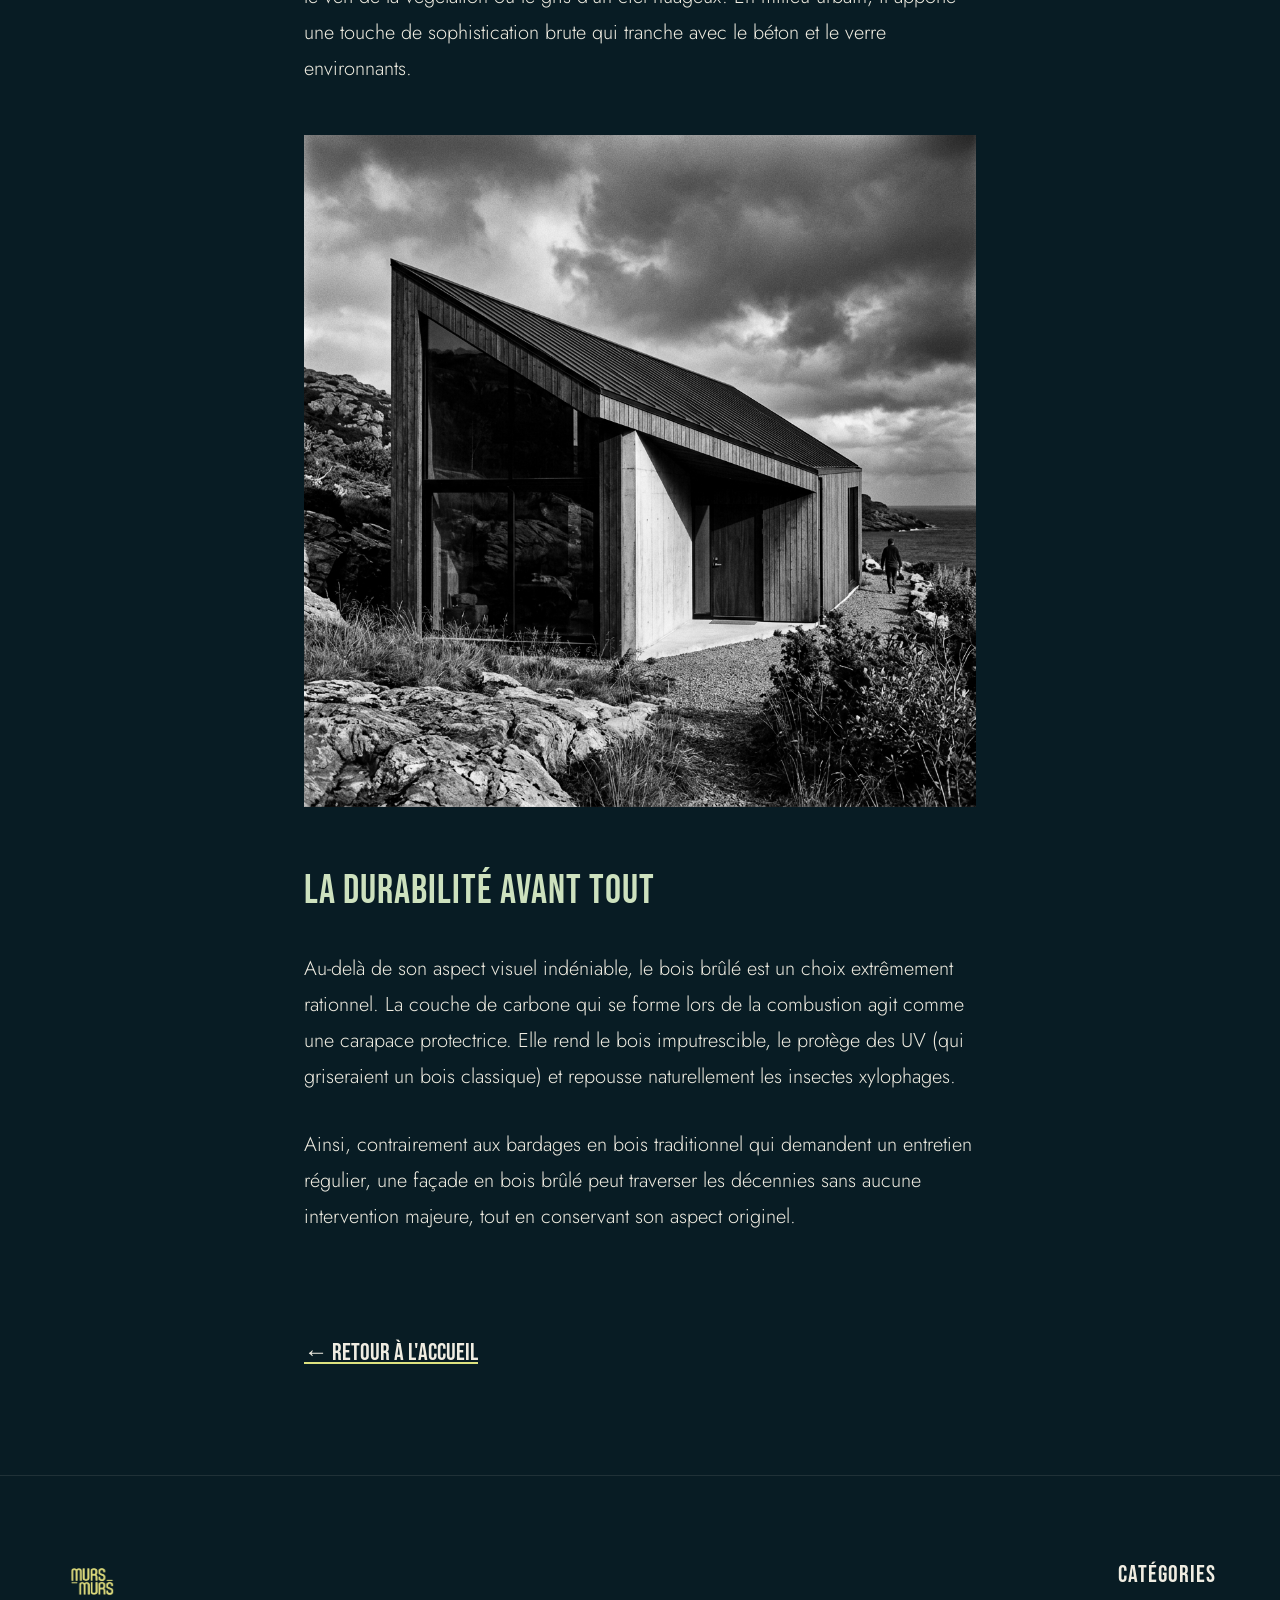
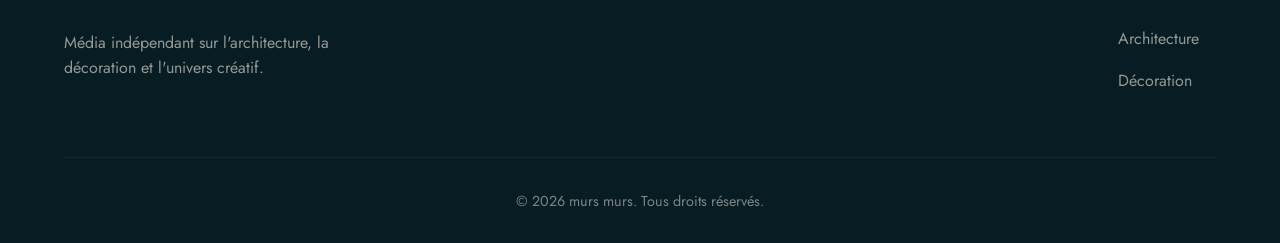
<file: article.html>
<!DOCTYPE html>
<html lang="fr">
<head>
    <meta charset="UTF-8">
    <meta name="viewport" content="width=device-width, initial-scale=1.0">
    <meta name="description" content="murs murs - Article détaillé">
    <title>Les maisons en bois brûlé | murs murs</title>
    
    <link rel="preconnect" href="https://fonts.googleapis.com">
    <link rel="preconnect" href="https://fonts.gstatic.com" crossorigin>
    <link href="https://fonts.googleapis.com/css2?family=Bebas+Neue&family=Jost:wght@300;400;500;600&display=swap" rel="stylesheet">
    
    <link rel="stylesheet" href="styles.css">
    <style>
        /* Specific Article Styles */
        .article-hero {
            padding: 150px 5% 50px;
            max-width: 1000px;
            margin: 0 auto;
            text-align: center;
        }
        
        .article-tag {
            color: var(--color-primary);
            font-family: var(--font-heading);
            font-size: 1.5rem;
            margin-bottom: 1rem;
            display: inline-block;
        }
        
        .article-title {
            font-size: clamp(3rem, 6vw, 6rem);
            line-height: 1;
            margin-bottom: 2rem;
        }
        
        .article-meta {
            display: flex;
            justify-content: center;
            gap: 2rem;
            opacity: 0.6;
            margin-bottom: 3rem;
            font-size: 1.1rem;
        }
        
        .article-cover {
            width: 100%;
            height: 60vh;
            background-image: url('images/wood.png');
            background-size: cover;
            background-position: center;
            background-attachment: fixed;
            margin-bottom: 4rem;
            position: relative;
        }
        


        .article-content {
            max-width: 800px;
            margin: 0 auto 100px;
            padding: 0 5%;
            font-size: 1.25rem;
            line-height: 1.8;
            font-weight: 300;
        }
        
        .article-content p {
            margin-bottom: 2rem;
        }
        
        .article-content h2 {
            font-size: 2.5rem;
            margin: 3rem 0 1.5rem;
            color: var(--color-mint);
        }
        
        .article-content img {
            width: 100%;
            margin: 3rem 0;
            filter: grayscale(100%);
        }
        
        .back-link {
            display: inline-block;
            margin-top: 4rem;
            font-family: var(--font-heading);
            font-size: 1.5rem;
            color: var(--bg-light);
            text-decoration: underline;
            text-decoration-color: var(--color-primary);
        }
    </style>
</head>
<body>

    <nav class="navbar">
        <div class="nav-container">
            <a href="index.html" class="logo">
                <img src="lolo copie.png" alt="murs murs logo" class="original-color">
            </a>
            
            <div class="nav-links">
                <a href="articles.html">Tous les articles</a>
                <a href="index.html#architecture">Architecture</a>
                <a href="index.html#decoration">Décoration</a>
                <a href="about.html" class="btn-primary">À propos</a>
            </div>

            <div class="burger-menu">
                <span></span>
                <span></span>
                <span></span>
            </div>
        </div>
    </nav>

    <main>
        <section class="article-hero">
            <span class="article-tag">Dossier</span>
            <h1 class="article-title">Les maisons en bois brûlé</h1>
            <div class="article-meta">
                <span>Par murs_murs</span>
                <span>13 Mai 2026</span>
                <span>Temps de lecture: 1 min</span>
            </div>
        </section>

        <div class="article-cover"></div>

        <section class="article-content">
            <p><strong>L'architecture contemporaine cherche constamment à allier esthétisme, durabilité et respect de l'environnement. Parmi les techniques qui reviennent en force, le bois brûlé, ou <em>Shou Sugi Ban</em>, s'impose comme une évidence pour les constructions modernes.</strong></p>

            <p>Originaire du Japon, cette méthode ancestrale consiste à carboniser la surface du bois pour le protéger des intempéries, des insectes et même des incendies. Aujourd'hui, elle est adoptée par les architectes du monde entier pour créer des façades noires intenses, mates et texturées.</p>

            <h2>Une esthétique radicale</h2>
            
            <p>Le contraste qu'offre une façade en bois brûlé avec son environnement immédiat est saisissant. En pleine nature, le noir profond se détache avec élégance contre le vert de la végétation ou le gris d'un ciel nuageux. En milieu urbain, il apporte une touche de sophistication brute qui tranche avec le béton et le verre environnants.</p>

            <img src="images/hero.png" alt="Exemple de maison moderne">

            <h2>La durabilité avant tout</h2>

            <p>Au-delà de son aspect visuel indéniable, le bois brûlé est un choix extrêmement rationnel. La couche de carbone qui se forme lors de la combustion agit comme une carapace protectrice. Elle rend le bois imputrescible, le protège des UV (qui griseraient un bois classique) et repousse naturellement les insectes xylophages.</p>
            
            <p>Ainsi, contrairement aux bardages en bois traditionnel qui demandent un entretien régulier, une façade en bois brûlé peut traverser les décennies sans aucune intervention majeure, tout en conservant son aspect originel.</p>

            <a href="index.html" class="back-link">← Retour à l'accueil</a>
        </section>
    </main>

    <footer>
        <div class="footer-content">
            <div class="footer-logo">
                <img src="lolo copie.png" alt="murs murs logo" class="footer-logo-img original-color">
                <p>Média indépendant sur l'architecture, la décoration et l'univers créatif.</p>
            </div>
            <div class="footer-links">
                <div class="link-col">
                    <h4>Catégories</h4>
                    <a href="index.html#architecture">Architecture</a>
                    <a href="index.html#decoration">Décoration</a>
                </div>
            </div>
        </div>
        <div class="footer-bottom">
            <p>&copy; 2026 murs murs. Tous droits réservés.</p>
        </div>
    </footer>

    <script src="script.js"></script>
</body>
</html>
</file>
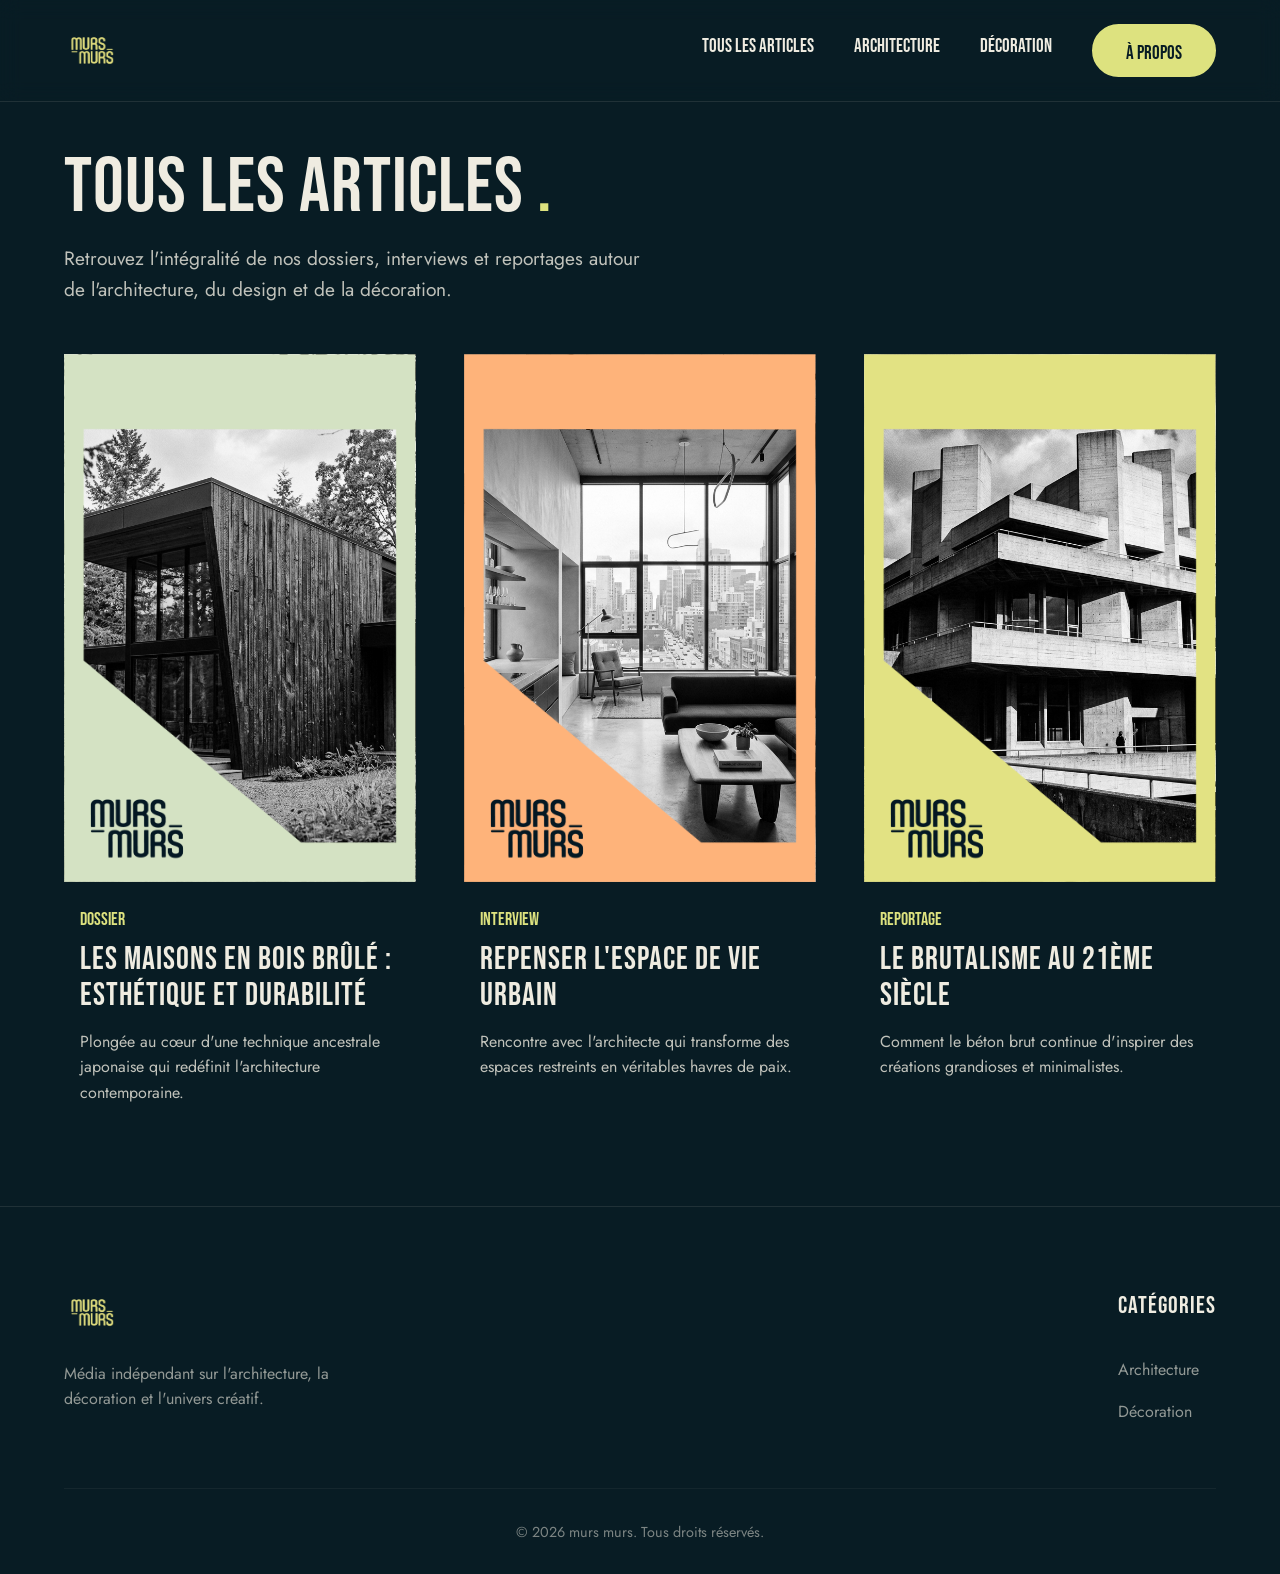
<file: articles.html>
<!DOCTYPE html>
<html lang="fr">
<head>
    <meta charset="UTF-8">
    <meta name="viewport" content="width=device-width, initial-scale=1.0">
    <meta name="description" content="murs murs - Tous les articles">
    <title>Tous les articles | murs murs</title>
    
    <link rel="preconnect" href="https://fonts.googleapis.com">
    <link rel="preconnect" href="https://fonts.gstatic.com" crossorigin>
    <link href="https://fonts.googleapis.com/css2?family=Bebas+Neue&family=Jost:wght@300;400;500;600&display=swap" rel="stylesheet">
    
    <link rel="stylesheet" href="styles.css">
    <style>
        .page-header {
            padding: 150px 5% 50px;
            max-width: 1400px;
            margin: 0 auto;
            text-align: left;
        }
        
        .page-header h1 {
            font-size: clamp(4rem, 6vw, 6rem);
            line-height: 1;
            margin-bottom: 1rem;
            color: var(--bg-light);
        }
        
        .page-header p {
            font-size: 1.2rem;
            opacity: 0.8;
            max-width: 600px;
        }
    </style>
</head>
<body>

    <nav class="navbar">
        <div class="nav-container">
            <a href="index.html" class="logo">
                <img src="lolo copie.png" alt="murs murs logo" class="original-color">
            </a>
            
            <div class="nav-links">
                <a href="articles.html">Tous les articles</a>
                <a href="index.html#architecture">Architecture</a>
                <a href="index.html#decoration">Décoration</a>
                <a href="about.html" class="btn-primary">À propos</a>
            </div>

            <div class="burger-menu">
                <span></span>
                <span></span>
                <span></span>
            </div>
        </div>
    </nav>

    <main>
        <section class="page-header">
            <h1>Tous les articles <span class="dot">.</span></h1>
            <p>Retrouvez l'intégralité de nos dossiers, interviews et reportages autour de l'architecture, du design et de la décoration.</p>
        </section>

        <!-- Articles Grid Section -->
        <section class="articles-section" style="padding-top: 0;">
            <div class="grid-container">
                <!-- Article 1 -->
                <a href="article.html" class="card card-mint" style="display: block;">
                    <div class="card-img-wrapper">
                        <div class="card-img placeholder-arch1"></div>
                        <div class="card-frame"></div>
                    </div>
                    <div class="card-content">
                        <span class="tag">Dossier</span>
                        <h3>Les maisons en bois brûlé : Esthétique et durabilité</h3>
                        <p>Plongée au cœur d'une technique ancestrale japonaise qui redéfinit l'architecture contemporaine.</p>
                    </div>
                </a>

                <!-- Article 2 -->
                <a href="article-urbain.html" class="card card-peach" style="display: block;">
                    <div class="card-img-wrapper">
                        <div class="card-img placeholder-arch2"></div>
                        <div class="card-frame"></div>
                    </div>
                    <div class="card-content">
                        <span class="tag">Interview</span>
                        <h3>Repenser l'espace de vie urbain</h3>
                        <p>Rencontre avec l'architecte qui transforme des espaces restreints en véritables havres de paix.</p>
                    </div>
                </a>
                
                <!-- Article 3 -->
                <a href="article-brutalisme.html" class="card card-primary" style="display: block;">
                    <div class="card-img-wrapper">
                        <div class="card-img placeholder-arch3"></div>
                        <div class="card-frame"></div>
                    </div>
                    <div class="card-content">
                        <span class="tag">Reportage</span>
                        <h3>Le brutalisme au 21ème siècle</h3>
                        <p>Comment le béton brut continue d'inspirer des créations grandioses et minimalistes.</p>
                    </div>
                </a>
            </div>
        </section>
    </main>

    <footer>
        <div class="footer-content">
            <div class="footer-logo">
                <img src="lolo copie.png" alt="murs murs logo" class="footer-logo-img original-color">
                <p>Média indépendant sur l'architecture, la décoration et l'univers créatif.</p>
            </div>
            <div class="footer-links">
                <div class="link-col">
                    <h4>Catégories</h4>
                    <a href="index.html#architecture">Architecture</a>
                    <a href="index.html#decoration">Décoration</a>
                </div>
            </div>
        </div>
        <div class="footer-bottom">
            <p>&copy; 2026 murs murs. Tous droits réservés.</p>
        </div>
    </footer>

    <script src="script.js"></script>
</body>
</html>
</file>
<file: styles.css>
/* ==========================================================================
   Variables - murs_murs Design System
   ========================================================================== */
@font-face {
    font-family: 'Kleptocracy Titling';
    src: url('kleptocracy-titling/kleptocracy titling rg.otf') format('opentype');
    font-weight: normal;
    font-style: normal;
}

@font-face {
    font-family: 'Futura Custom';
    src: url('Futura.ttc') format('truetype');
    font-weight: normal;
    font-style: normal;
}

:root {
    --bg-dark: #081C24;
    --bg-light: #EFECE1;
    --color-mint: #CDE1BE;
    --color-peach: #F8AC79;
    --color-primary: #DDE27F; /* Yellow-green */
    
    --font-heading: 'Bebas Neue', sans-serif;
    --font-body: 'Jost', sans-serif;
    
    --transition-fast: 0.3s ease;
    --transition-smooth: 0.5s cubic-bezier(0.25, 0.8, 0.25, 1);
}

/* ==========================================================================
   Reset & Base Styles
   ========================================================================== */
* {
    margin: 0;
    padding: 0;
    box-sizing: border-box;
}

html {
    scroll-behavior: smooth;
    font-size: 16px;
}

body {
    font-family: var(--font-body);
    background-color: var(--bg-dark);
    color: var(--bg-light);
    line-height: 1.6;
    overflow-x: hidden;
}

h1, h2, h3, h4, h5, h6 {
    font-family: var(--font-heading);
    letter-spacing: 1px;
    font-weight: normal;
    text-transform: uppercase;
}

a {
    text-decoration: none;
    color: inherit;
}

img {
    max-width: 100%;
    height: auto;
    display: block;
}

/* ==========================================================================
   Navigation
   ========================================================================== */
.navbar {
    position: fixed;
    top: 0;
    left: 0;
    width: 100%;
    padding: 1.5rem 5%;
    z-index: 1000;
    background-color: rgba(8, 28, 36, 0.95);
    backdrop-filter: blur(10px);
    border-bottom: 1px solid rgba(239, 236, 225, 0.1);
    transition: var(--transition-fast);
}

.nav-container {
    display: flex;
    justify-content: space-between;
    align-items: center;
    max-width: 1400px;
    margin: 0 auto;
}

.logo img {
    height: 50px; /* Adjust according to "lolo copie.png" proportions */
    filter: brightness(0) saturate(100%) invert(88%) sepia(16%) saturate(677%) hue-rotate(24deg) brightness(97%) contrast(93%); /* Make it primary color if it's black */
}

/* Ensure original logo colors are kept if it's already colored */
.logo img.original-color {
    filter: none;
}

.nav-links {
    display: flex;
    gap: 2.5rem;
    align-items: center;
}

.nav-links a {
    font-family: var(--font-heading);
    font-size: 1.2rem;
    text-transform: uppercase;
    position: relative;
    padding-bottom: 5px;
    transition: color var(--transition-fast);
}

.nav-links a:not(.btn-primary)::after {
    content: '';
    position: absolute;
    bottom: 0;
    left: 0;
    width: 0%;
    height: 2px;
    background-color: var(--color-primary);
    transition: width var(--transition-fast);
}

.nav-links a:not(.btn-primary):hover::after {
    width: 100%;
}

.nav-links a:hover {
    color: var(--color-primary);
}

/* Burger Menu */
.burger-menu {
    display: none;
    flex-direction: column;
    gap: 6px;
    cursor: pointer;
}

.burger-menu span {
    display: block;
    width: 30px;
    height: 2px;
    background-color: var(--bg-light);
    transition: var(--transition-fast);
}

/* ==========================================================================
   Buttons
   ========================================================================== */
.btn-primary {
    display: inline-block;
    padding: 0.8rem 2rem;
    background-color: var(--color-primary);
    color: var(--bg-dark);
    font-family: var(--font-heading);
    font-size: 1.2rem;
    border-radius: 50px;
    transition: var(--transition-fast);
    border: 2px solid var(--color-primary);
}

.btn-primary:hover {
    background-color: transparent;
    color: var(--color-primary);
}

.btn-secondary {
    display: inline-block;
    padding: 0.8rem 2rem;
    background-color: transparent;
    color: var(--bg-dark);
    font-family: var(--font-heading);
    font-size: 1.2rem;
    border-radius: 50px;
    transition: var(--transition-fast);
    border: 2px solid var(--bg-dark);
}

.btn-secondary:hover {
    background-color: var(--bg-dark);
    color: var(--bg-light);
}

/* ==========================================================================
   Hero Section
   ========================================================================== */
.hero {
    min-height: 100vh;
    padding: 150px 5% 100px;
    display: flex;
    align-items: center;
    justify-content: space-between;
    max-width: 1400px;
    margin: 0 auto;
    gap: 4rem;
}

.hero-content {
    flex: 1;
}

.hero-content h1 {
    font-family: 'Kleptocracy Titling', sans-serif;
    font-size: clamp(4rem, 8vw, 8rem);
    line-height: 0.9;
    margin-bottom: 1.5rem;
}


.highlight-text {
    color: var(--color-primary);
}

.hero-content p {
    font-size: 1.2rem;
    font-weight: 300;
    margin-bottom: 2.5rem;
    max-width: 500px;
    opacity: 0.8;
}

.hero-image-wrapper {
    flex: 1;
    display: flex;
    justify-content: flex-end;
}

.hero-image {
    width: 100%;
    max-width: 500px;
    aspect-ratio: 3/4;
    background-color: var(--bg-light);
    position: relative;
    overflow: hidden;
}

.color-block-diag {
    position: absolute;
    bottom: -10%;
    left: -10%;
    width: 120%;
    height: 50%;
    background-color: var(--color-primary);
    transform: rotate(-15deg);
    z-index: 1;
}

/* ==========================================================================
   Sections
   ========================================================================== */
.articles-section {
    padding: 100px 5%;
    max-width: 1400px;
    margin: 0 auto;
}

.alternate-bg {
    background-color: var(--bg-light);
    color: var(--bg-dark);
    max-width: 100%;
}

.alternate-bg .section-header h2 {
    color: var(--bg-dark);
}

.section-header {
    display: flex;
    justify-content: space-between;
    align-items: flex-end;
    margin-bottom: 4rem;
}

.section-header h2 {
    font-size: clamp(3rem, 5vw, 5rem);
    color: var(--bg-light);
}

.dot {
    color: var(--color-primary);
}

.view-all {
    font-family: var(--font-heading);
    font-size: 1.2rem;
    color: var(--color-primary);
    padding-bottom: 5px;
    border-bottom: 1px solid var(--color-primary);
    transition: var(--transition-fast);
}

.view-all:hover {
    opacity: 0.8;
    padding-bottom: 8px;
}

/* ==========================================================================
   Grid & Cards
   ========================================================================== */
.grid-container {
    display: grid;
    grid-template-columns: repeat(auto-fit, minmax(300px, 1fr));
    gap: 3rem;
}

.card {
    background-color: transparent;
    transition: transform var(--transition-smooth);
    cursor: pointer;
}

.card:hover {
    transform: translateY(-10px);
}

.card-img-wrapper {
    position: relative;
    width: 100%;
    aspect-ratio: 2/3;
    background-color: var(--bg-light);
    overflow: hidden;
    margin-bottom: 1.5rem;
}

.card-img {
    width: 100%;
    height: 100%;
    background-size: cover;
    background-position: center;
    filter: grayscale(100%);
    transition: filter var(--transition-smooth), transform var(--transition-smooth);
}

.placeholder-hero { background-image: url('images/hero.png'); }
.placeholder-arch1 { background-image: url('images/wood.png'); }
.placeholder-arch2 { background-image: url('images/urban.png'); }
.placeholder-arch3 { background-image: url('images/brutal.png'); }
.placeholder-deco { background-image: url('images/urban.png'); }

.card:hover .card-img {
    filter: grayscale(50%);
    transform: scale(1.05);
}

.card-frame {
    position: absolute;
    top: 0;
    left: 0;
    width: 100%;
    height: 100%;
    background-size: cover;
    background-position: center;
    pointer-events: none;
    z-index: 2;
    transition: transform var(--transition-smooth);
}

.card:hover .card-frame {
    /* Optional: Slight animation on hover, or keep static */
    transform: scale(1.02);
}

.card-mint .card-frame { background-image: url('assetcadre-03.png'); }
.card-peach .card-frame { background-image: url('assetcadre-02.png'); }
.card-primary .card-frame { background-image: url('assetcadre-01.png'); }

.card-content {
    padding: 0 1rem;
}

.tag {
    font-family: var(--font-heading);
    font-size: 1.1rem;
    color: var(--color-primary);
    margin-bottom: 0.5rem;
    display: block;
}

.card h3 {
    font-size: 2rem;
    margin-bottom: 1rem;
    line-height: 1.1;
}

.card p {
    font-size: 1rem;
    opacity: 0.8;
}

/* ==========================================================================
   Banner Highlight
   ========================================================================== */
.banner-highlight {
    display: flex;
    background-color: var(--color-peach);
    max-width: 1400px;
    margin: 0 auto;
    overflow: hidden;
}

.banner-content {
    flex: 1;
    padding: 5rem;
    display: flex;
    flex-direction: column;
    justify-content: center;
    align-items: flex-start;
}

.banner-content h3 {
    font-size: 4rem;
    margin-bottom: 1.5rem;
    color: var(--bg-dark);
}

.banner-content p {
    font-size: 1.2rem;
    margin-bottom: 2.5rem;
    color: var(--bg-dark);
    max-width: 400px;
}

.banner-image {
    flex: 1;
    background-color: var(--bg-dark);
    position: relative;
    clip-path: polygon(15% 0, 100% 0, 100% 100%, 0 100%);
}

/* ==========================================================================
   Footer
   ========================================================================== */
footer {
    background-color: var(--bg-dark);
    border-top: 1px solid rgba(239, 236, 225, 0.1);
    padding: 80px 5% 30px;
}

.footer-content {
    display: flex;
    justify-content: space-between;
    flex-wrap: wrap;
    gap: 4rem;
    max-width: 1400px;
    margin: 0 auto 4rem;
}

.footer-logo h2 {
    font-size: 3rem;
    color: var(--color-primary);
    margin-bottom: 1rem;
}

.footer-logo-img {
    height: 50px;
    margin-bottom: 1.5rem;
}

.footer-logo p {
    max-width: 300px;
    opacity: 0.6;
}

.footer-links {
    display: flex;
    gap: 5rem;
    flex-wrap: wrap;
}

.link-col {
    display: flex;
    flex-direction: column;
    gap: 1rem;
}

.link-col h4 {
    font-size: 1.5rem;
    color: var(--bg-light);
    margin-bottom: 1rem;
}

.link-col a {
    opacity: 0.6;
    transition: var(--transition-fast);
}

.link-col a:hover {
    opacity: 1;
    color: var(--color-primary);
}

.footer-bottom {
    text-align: center;
    padding-top: 2rem;
    border-top: 1px solid rgba(239, 236, 225, 0.1);
    opacity: 0.5;
    font-size: 0.9rem;
}

/* ==========================================================================
   Responsive
   ========================================================================== */
@media (max-width: 992px) {
    .hero {
        flex-direction: column;
        text-align: center;
        padding-top: 120px;
    }
    
    .hero-image-wrapper {
        justify-content: center;
    }
    
    .hero-content p {
        margin: 0 auto 2.5rem;
    }
    
    .banner-highlight {
        flex-direction: column;
    }
    
    .banner-image {
        min-height: 400px;
        clip-path: polygon(0 15%, 100% 0, 100% 100%, 0 100%);
    }
}

@media (max-width: 768px) {
    .nav-links {
        position: fixed;
        top: 0;
        right: -100%;
        width: 100%;
        height: 100vh;
        background-color: var(--bg-dark);
        flex-direction: column;
        justify-content: center;
        transition: var(--transition-smooth);
        z-index: -1;
    }
    
    .nav-links.active {
        right: 0;
    }
    
    .burger-menu {
        display: flex;
        z-index: 100;
    }
    
    .burger-menu.active span:nth-child(1) {
        transform: translateY(8px) rotate(45deg);
    }
    .burger-menu.active span:nth-child(2) {
        opacity: 0;
    }
    .burger-menu.active span:nth-child(3) {
        transform: translateY(-8px) rotate(-45deg);
    }
    
    .section-header {
        flex-direction: column;
        align-items: flex-start;
        gap: 1rem;
    }
    
    .footer-links {
        gap: 3rem;
    }
}
</file>
